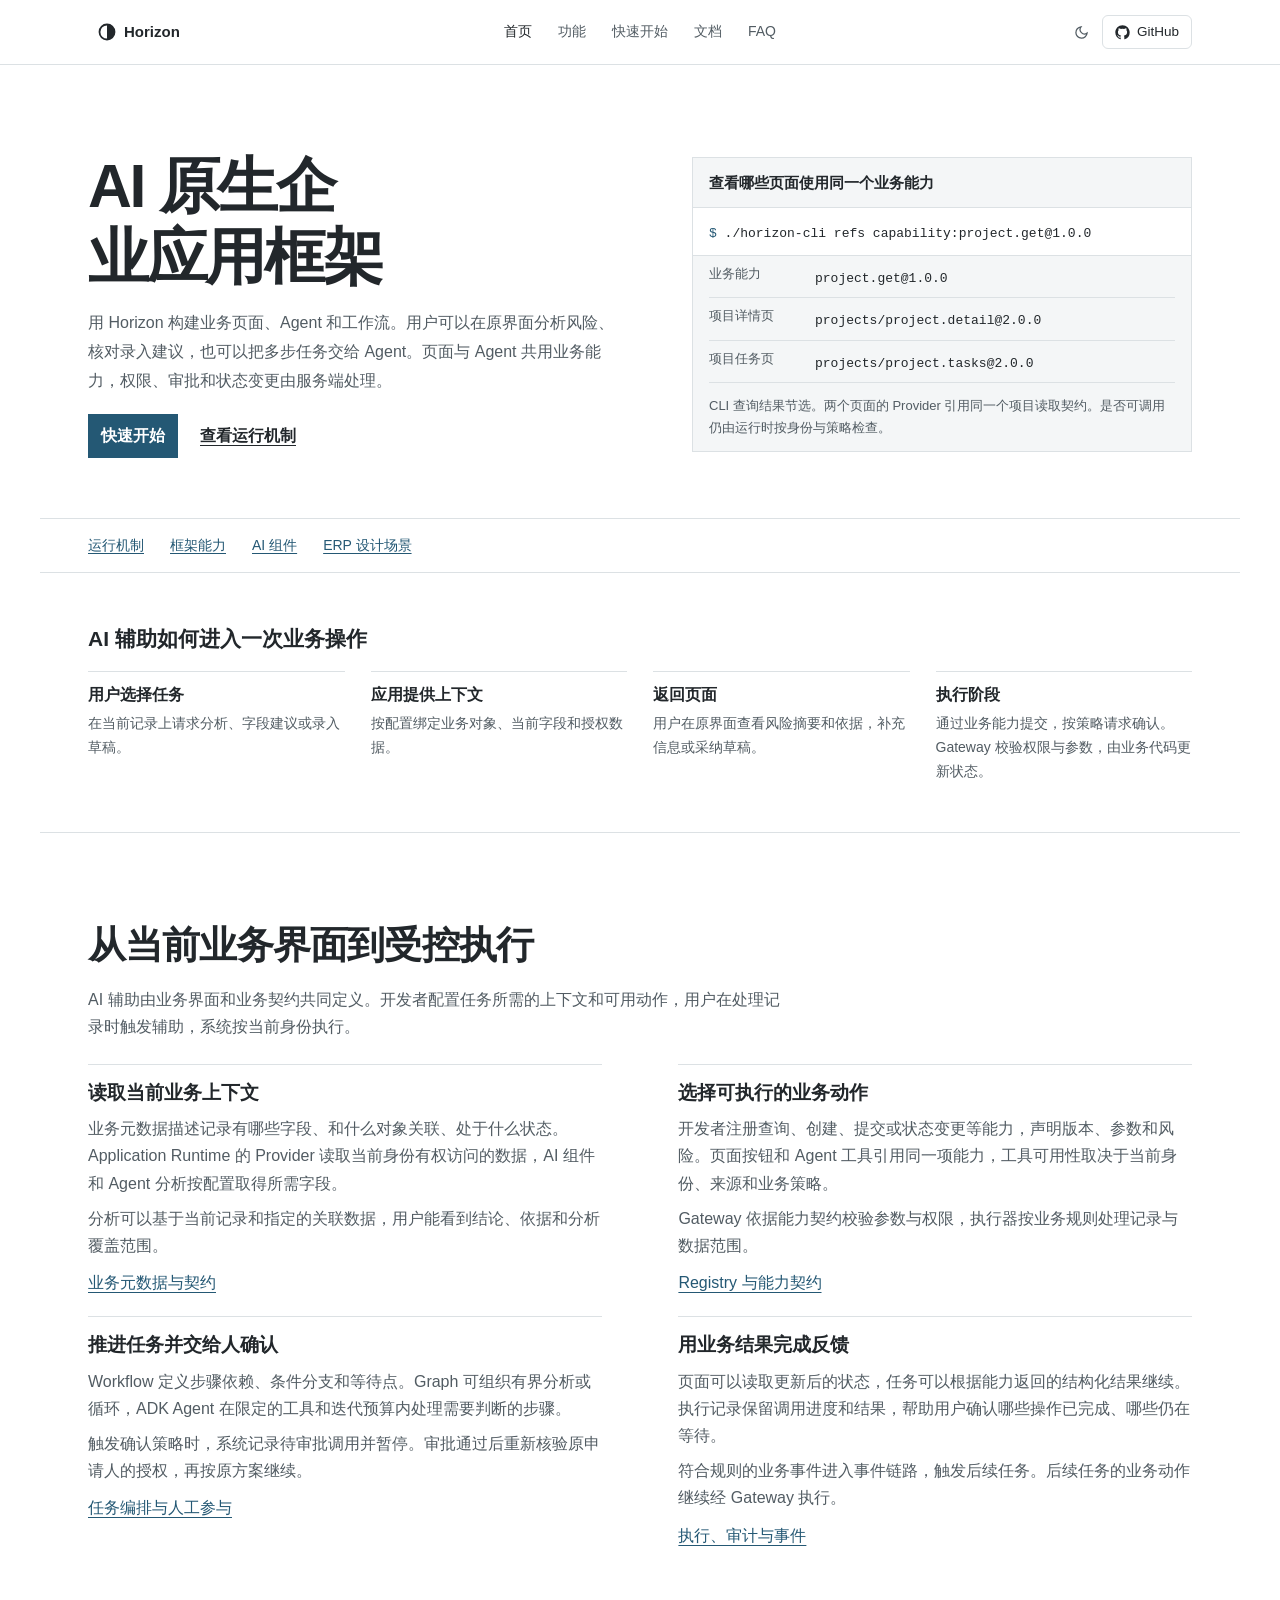
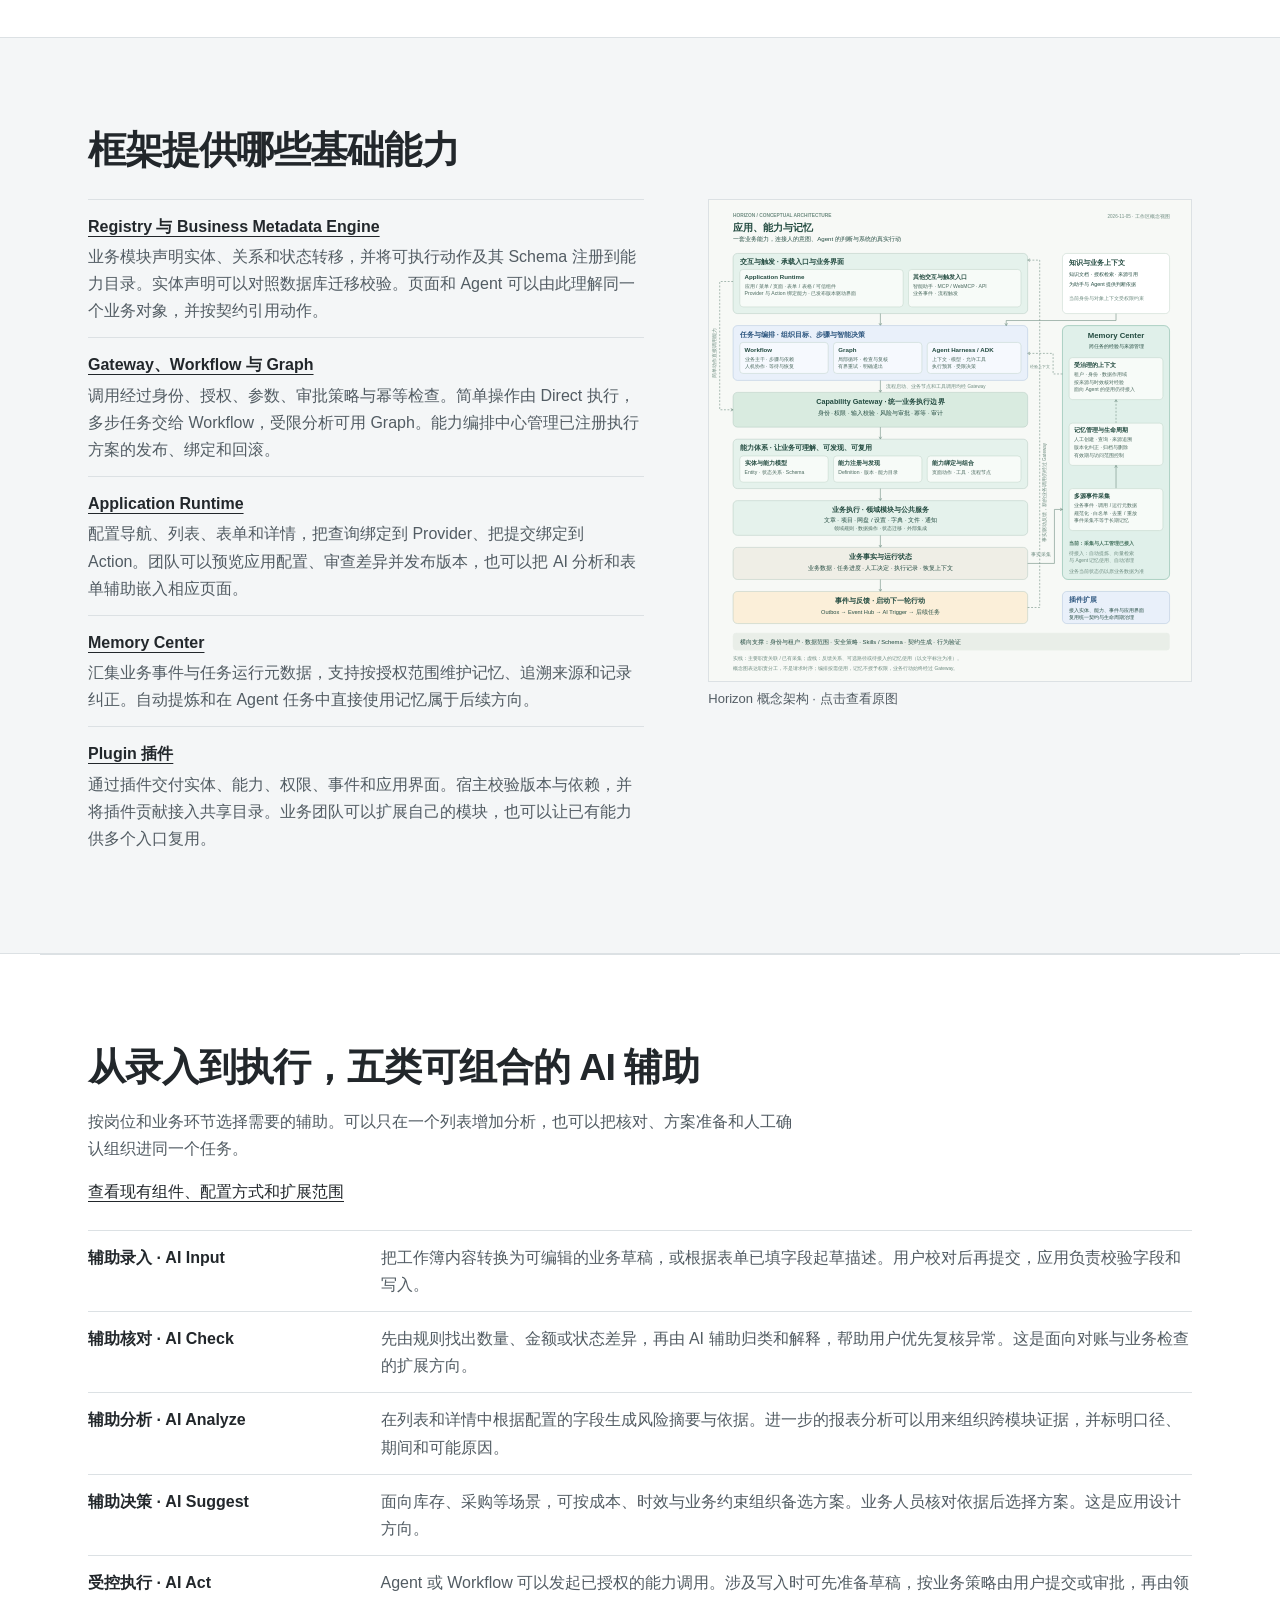
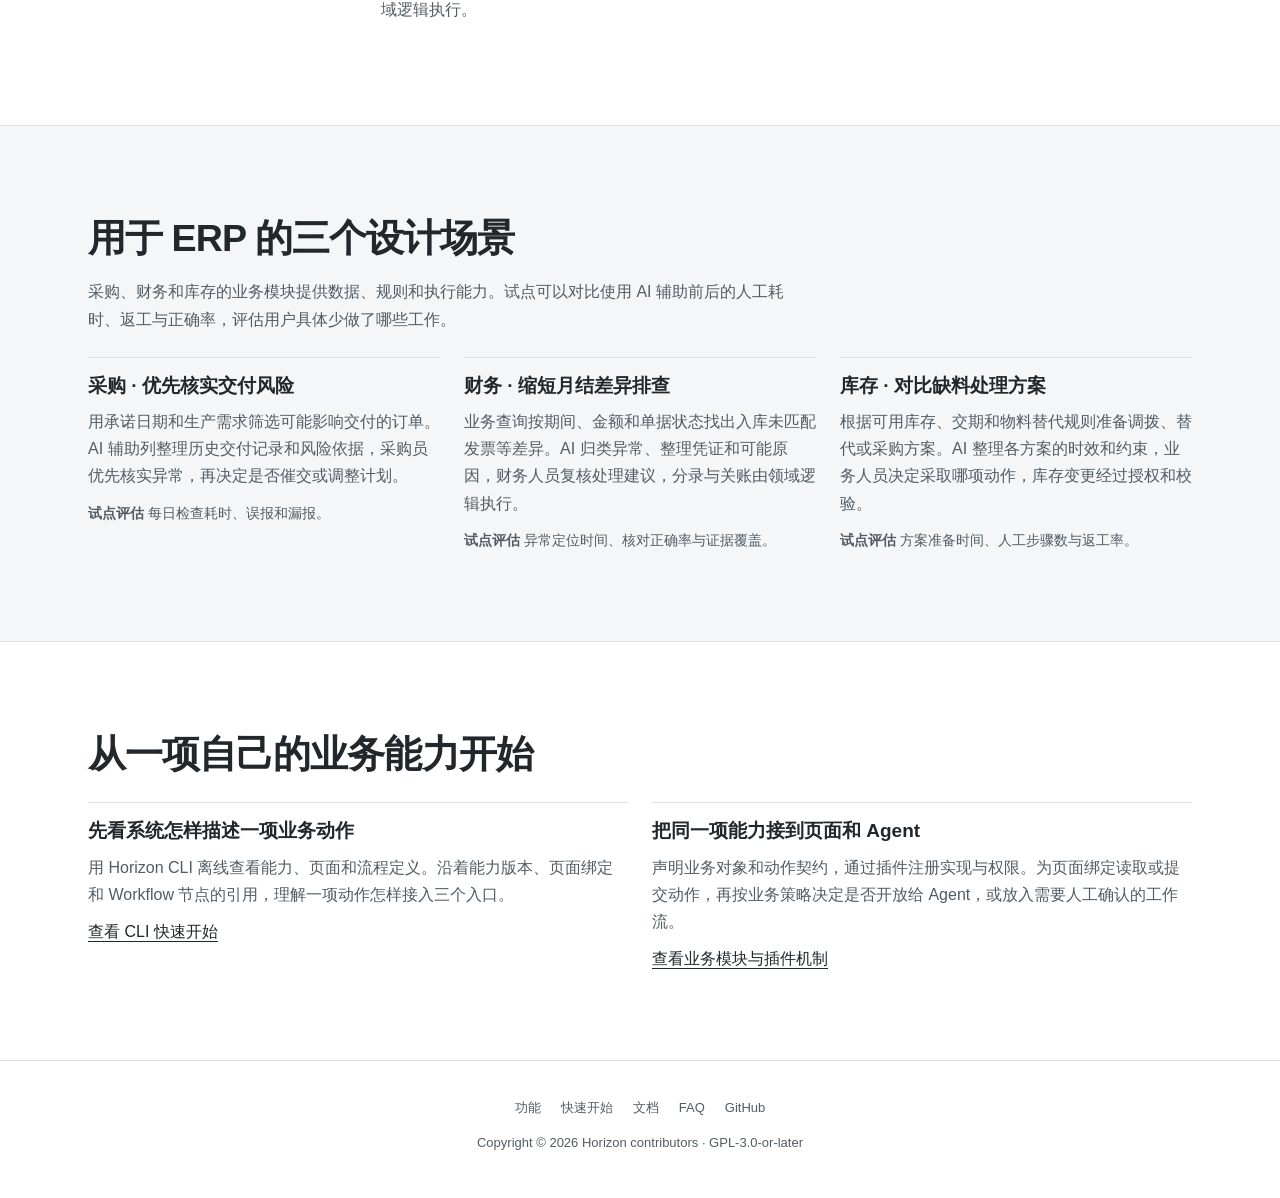
<file: index.html>
<!DOCTYPE html>
<html lang="zh-CN">
<head>
<meta charset="UTF-8">
<meta name="viewport" content="width=device-width, initial-scale=1">
<title>Horizon — AI 原生企业应用框架</title>
<meta name="description" content="Horizon 是面向企业应用的开源 AI 原生框架。把录入、核对、分析、决策准备和受控执行嵌入现有业务界面，减少用户的重复操作。">
<link rel="icon" type="image/svg+xml" href="assets/logo.svg">
<script>document.documentElement.dataset.theme=localStorage.getItem('hz-theme')||'light'</script>
<style>
:root{
  --bg:#ffffff;--fg:#09090b;--card:#ffffff;--muted:#f4f4f5;--muted-fg:#71717a;
  --border:#e4e4e7;--primary:#18181b;--primary-fg:#fafafa;--accent-fg:#18181b;
  --code-bg:#09090b;--code-fg:#e4e4e7;--ok:#16a34a;--warn:#d97706;--ring:#a1a1aa;
}
[data-theme=dark]{
  --bg:#09090b;--fg:#fafafa;--card:#0c0c0e;--muted:#18181b;--muted-fg:#a1a1aa;
  --border:#27272a;--primary:#fafafa;--primary-fg:#18181b;--accent-fg:#fafafa;
  --code-bg:#000;--code-fg:#d4d4d8;--ok:#4ade80;--warn:#fbbf24;--ring:#52525b;
}
*{box-sizing:border-box}
html{scroll-behavior:smooth}
body{margin:0;background:var(--bg);color:var(--fg);transition:background .2s,color .2s;
  font-family:Inter,-apple-system,"Segoe UI","PingFang SC","Hiragino Sans GB","Microsoft YaHei",sans-serif;
  font-size:15px;line-height:1.7;-webkit-font-smoothing:antialiased}
.wrap{max-width:1120px;margin:0 auto;padding:0 24px}
a{color:inherit}
/* ===== header ===== */
.site-head{position:sticky;top:0;z-index:40;border-bottom:1px solid var(--border);
  background:color-mix(in srgb,var(--bg) 85%,transparent);backdrop-filter:blur(8px)}
.head-in{display:flex;align-items:center;height:56px;gap:8px;position:relative}
.brand{display:flex;align-items:center;gap:8px;font-weight:600;font-size:15px;
  text-decoration:none;padding:6px 10px;border-radius:6px}
.brand:hover{background:var(--muted)}
.head-nav{position:absolute;left:50%;transform:translateX(-50%);display:flex;gap:2px}
.head-nav a{text-decoration:none;font-size:14px;color:var(--muted-fg);padding:6px 12px;border-radius:6px}
.head-nav a:hover{color:var(--fg);background:var(--muted)}
.head-nav a.on{color:var(--fg)}
.head-right{margin-left:auto;display:flex;gap:4px;align-items:center}
.icon-btn{display:flex;align-items:center;justify-content:center;width:32px;height:32px;
  border:1px solid transparent;background:transparent;color:var(--muted-fg);border-radius:6px;cursor:pointer}
.icon-btn:hover{color:var(--fg);background:var(--muted)}
.gh-btn{display:flex;align-items:center;gap:7px;font-size:13.5px;text-decoration:none;
  border:1px solid var(--border);border-radius:6px;padding:5px 12px;color:var(--fg)}
.gh-btn:hover{background:var(--muted)}
/* sun/moon */
[data-theme=light] .moon{display:block}[data-theme=light] .sun{display:none}
[data-theme=dark] .moon{display:none}[data-theme=dark] .sun{display:block}
/* ===== footer ===== */
footer{border-top:1px solid var(--border);padding:36px 0 44px;text-align:center;
  color:var(--muted-fg);font-size:13px}
footer nav{display:flex;gap:20px;justify-content:center;margin-bottom:12px}
footer a{color:var(--muted-fg);text-decoration:none}
footer a:hover{color:var(--fg)}
</style>
<link rel="stylesheet" href="assets/site-content.css">
<link rel="stylesheet" href="assets/home.css">
</head>
<body class="home-page">
<header class="site-head">
  <div class="wrap head-in">
    <a class="brand" href="index.html">
      <svg width="18" height="18" viewBox="0 0 24 24" aria-hidden="true"><circle cx="12" cy="12" r="10" fill="none" stroke="currentColor" stroke-width="2.4"/><path d="M12 2a10 10 0 0 1 0 20z" fill="currentColor"/></svg>
      Horizon
    </a>
    <nav class="head-nav">
      <a class="on" href="index.html" aria-current="page">首页</a>
      <a href="features.html">功能</a>
      <a href="quickstart.html">快速开始</a>
      <a href="docs.html">文档</a>
      <a href="faq.html">FAQ</a>
    </nav>
    <div class="head-right">
      <button class="icon-btn" id="themeToggle" aria-label="切换主题">
        <svg class="moon" width="15" height="15" viewBox="0 0 24 24" fill="none" stroke="currentColor" stroke-width="2" stroke-linecap="round"><path d="M21 12.8A9 9 0 1 1 11.2 3 7 7 0 0 0 21 12.8z"/></svg>
        <svg class="sun" width="15" height="15" viewBox="0 0 24 24" fill="none" stroke="currentColor" stroke-width="2" stroke-linecap="round"><circle cx="12" cy="12" r="4"/><path d="M12 2v2M12 20v2M4.9 4.9l1.4 1.4M17.7 17.7l1.4 1.4M2 12h2M20 12h2M4.9 19.1l1.4-1.4M17.7 6.3l1.4-1.4"/></svg>
      </button>
      <a class="gh-btn" href="https://github.com/itophp/horizon">
        <svg width="15" height="15" viewBox="0 0 24 24" fill="currentColor"><path d="M12 .5C5.65.5.5 5.65.5 12c0 5.08 3.29 9.39 7.86 10.91.58.11.79-.25.79-.55v-2.17c-3.2.7-3.87-1.36-3.87-1.36-.52-1.33-1.28-1.68-1.28-1.68-1.04-.71.08-.7.08-.7 1.15.08 1.76 1.19 1.76 1.19 1.03 1.75 2.69 1.25 3.34.95.1-.74.4-1.25.72-1.54-2.55-.29-5.23-1.28-5.23-5.68 0-1.26.45-2.28 1.19-3.09-.12-.29-.52-1.46.11-3.05 0 0 .97-.31 3.17 1.18a11 11 0 0 1 5.78 0c2.2-1.49 3.16-1.18 3.16-1.18.63 1.59.24 2.76.12 3.05.74.81 1.18 1.83 1.18 3.09 0 4.41-2.69 5.38-5.25 5.66.41.35.77 1.05.77 2.12v3.14c0 .3.21.67.8.55A11.5 11.5 0 0 0 23.5 12C23.5 5.65 18.35.5 12 .5z"/></svg>
        GitHub
      </a>
    </div>
  </div>
</header>

<main class="home home-editorial">
  <section class="home-hero">
    <div class="wrap home-lead">
      <div class="lead-heading">
        <h1>AI 原生企业应用框架</h1>
        <p class="hero-summary">用 Horizon 构建业务页面、Agent 和工作流。用户可以在原界面分析风险、核对录入建议，也可以把多步任务交给 Agent。页面与 Agent 共用业务能力，权限、审批和状态变更由服务端处理。</p>
        <div class="home-actions">
          <a class="action primary" href="quickstart.html">快速开始</a>
          <a class="action" href="#how-it-works">查看运行机制</a>
        </div>
      </div>

      <figure class="cli-example">
        <figcaption>查看哪些页面使用同一个业务能力</figcaption>
        <div class="cli-command"><code><span aria-hidden="true">$</span> ./horizon-cli refs capability:project.get@1.0.0</code></div>
        <dl class="cli-output">
          <div><dt>业务能力</dt><dd><code>project.get@1.0.0</code></dd></div>
          <div><dt>项目详情页</dt><dd><code>projects/project.detail@2.0.0</code></dd></div>
          <div><dt>项目任务页</dt><dd><code>projects/project.tasks@2.0.0</code></dd></div>
        </dl>
        <p>CLI 查询结果节选。两个页面的 Provider 引用同一个项目读取契约。是否可调用仍由运行时按身份与策略检查。</p>
      </figure>
    </div>
  </section>

  <nav class="home-index wrap" aria-label="首页内容">
    <a href="#how-it-works">运行机制</a>
    <a href="#framework">框架能力</a>
    <a href="#ai-components">AI 组件</a>
    <a href="#erp-scenarios">ERP 设计场景</a>
  </nav>

  <section class="home-sequence wrap" aria-labelledby="sequence-title">
    <h2 id="sequence-title">AI 辅助如何进入一次业务操作</h2>
    <ol role="list">
      <li><h3>用户选择任务</h3><p>在当前记录上请求分析、字段建议或录入草稿。</p></li>
      <li><h3>应用提供上下文</h3><p>按配置绑定业务对象、当前字段和授权数据。</p></li>
      <li><h3>返回页面</h3><p>用户在原界面查看风险摘要和依据，补充信息或采纳草稿。</p></li>
      <li><h3>执行阶段</h3><p>通过业务能力提交，按策略请求确认。Gateway 校验权限与参数，由业务代码更新状态。</p></li>
    </ol>
  </section>

  <section class="home-section wrap reading-layout" id="how-it-works">
    <header>
      <h2>从当前业务界面到受控执行</h2>
      <p class="section-intro">AI 辅助由业务界面和业务契约共同定义。开发者配置任务所需的上下文和可用动作，用户在处理记录时触发辅助，系统按当前身份执行。</p>
    </header>
    <ol class="core-flow" role="list">
      <li>
        <h3>读取当前业务上下文</h3>
        <p>业务元数据描述记录有哪些字段、和什么对象关联、处于什么状态。Application Runtime 的 Provider 读取当前身份有权访问的数据，AI 组件和 Agent 分析按配置取得所需字段。</p>
        <p>分析可以基于当前记录和指定的关联数据，用户能看到结论、依据和分析覆盖范围。</p>
        <a href="features.html#model">业务元数据与契约</a>
      </li>
      <li>
        <h3>选择可执行的业务动作</h3>
        <p>开发者注册查询、创建、提交或状态变更等能力，声明版本、参数和风险。页面按钮和 Agent 工具引用同一项能力，工具可用性取决于当前身份、来源和业务策略。</p>
        <p>Gateway 依据能力契约校验参数与权限，执行器按业务规则处理记录与数据范围。</p>
        <a href="features.html#capability">Registry 与能力契约</a>
      </li>
      <li>
        <h3>推进任务并交给人确认</h3>
        <p>Workflow 定义步骤依赖、条件分支和等待点。Graph 可组织有界分析或循环，ADK Agent 在限定的工具和迭代预算内处理需要判断的步骤。</p>
        <p>触发确认策略时，系统记录待审批调用并暂停。审批通过后重新核验原申请人的授权，再按原方案继续。</p>
        <a href="features.html#workflow">任务编排与人工参与</a>
      </li>
      <li>
        <h3>用业务结果完成反馈</h3>
        <p>页面可以读取更新后的状态，任务可以根据能力返回的结构化结果继续。执行记录保留调用进度和结果，帮助用户确认哪些操作已完成、哪些仍在等待。</p>
        <p>符合规则的业务事件进入事件链路，触发后续任务。后续任务的业务动作继续经 Gateway 执行。</p>
        <a href="features.html#orchestration">执行、审计与事件</a>
      </li>
    </ol>
  </section>

  <section class="home-section home-band" id="framework">
    <div class="wrap">
      <h2>框架提供哪些基础能力</h2>
      <div class="framework-layout">
        <dl class="mechanism-list">
          <div><dt><a href="features.html#capability">Registry 与 Business Metadata Engine</a></dt><dd>业务模块声明实体、关系和状态转移，并将可执行动作及其 Schema 注册到能力目录。实体声明可以对照数据库迁移校验。页面和 Agent 可以由此理解同一个业务对象，并按契约引用动作。</dd></div>
          <div><dt><a href="features.html#orchestration">Gateway、Workflow 与 Graph</a></dt><dd>调用经过身份、授权、参数、审批策略与幂等检查。简单操作由 Direct 执行，多步任务交给 Workflow，受限分析可用 Graph。能力编排中心管理已注册执行方案的发布、绑定和回滚。</dd></div>
          <div><dt><a href="features.html#runtime">Application Runtime</a></dt><dd>配置导航、列表、表单和详情，把查询绑定到 Provider、把提交绑定到 Action。团队可以预览应用配置、审查差异并发布版本，也可以把 AI 分析和表单辅助嵌入相应页面。</dd></div>
          <div><dt><a href="features.html#memory">Memory Center</a></dt><dd>汇集业务事件与任务运行元数据，支持按授权范围维护记忆、追溯来源和记录纠正。自动提炼和在 Agent 任务中直接使用记忆属于后续方向。</dd></div>
          <div><dt><a href="features.html#plugin">Plugin 插件</a></dt><dd>通过插件交付实体、能力、权限、事件和应用界面。宿主校验版本与依赖，并将插件贡献接入共享目录。业务团队可以扩展自己的模块，也可以让已有能力供多个入口复用。</dd></div>
        </dl>
        <figure class="framework-figure">
          <a href="assets/img/horizon-application-capability-memory.svg">
            <img src="assets/img/horizon-application-capability-memory.svg" alt="Horizon 概念架构，展示应用、能力网关、业务执行与记忆之间的关系" width="1800" height="1800" loading="lazy" decoding="async">
          </a>
          <figcaption>Horizon 概念架构 · 点击查看原图</figcaption>
        </figure>
      </div>
    </div>
  </section>

  <section class="home-section wrap reading-layout" id="ai-components">
    <header>
      <h2>从录入到执行，五类可组合的 AI 辅助</h2>
      <p class="section-intro">按岗位和业务环节选择需要的辅助。可以只在一个列表增加分析，也可以把核对、方案准备和人工确认组织进同一个任务。</p>
      <p><a href="features.html#runtime-ai">查看现有组件、配置方式和扩展范围</a></p>
    </header>
    <dl class="mechanism-list">
      <div><dt>辅助录入 · AI Input</dt><dd>把工作簿内容转换为可编辑的业务草稿，或根据表单已填字段起草描述。用户校对后再提交，应用负责校验字段和写入。</dd></div>
      <div><dt>辅助核对 · AI Check</dt><dd>先由规则找出数量、金额或状态差异，再由 AI 辅助归类和解释，帮助用户优先复核异常。这是面向对账与业务检查的扩展方向。</dd></div>
      <div><dt>辅助分析 · AI Analyze</dt><dd>在列表和详情中根据配置的字段生成风险摘要与依据。进一步的报表分析可以用来组织跨模块证据，并标明口径、期间和可能原因。</dd></div>
      <div><dt>辅助决策 · AI Suggest</dt><dd>面向库存、采购等场景，可按成本、时效与业务约束组织备选方案。业务人员核对依据后选择方案。这是应用设计方向。</dd></div>
      <div><dt>受控执行 · AI Act</dt><dd>Agent 或 Workflow 可以发起已授权的能力调用。涉及写入时可先准备草稿，按业务策略由用户提交或审批，再由领域逻辑执行。</dd></div>
    </dl>
  </section>

  <section class="home-section home-band" id="erp-scenarios">
    <div class="wrap">
      <h2>用于 ERP 的三个设计场景</h2>
      <p class="section-intro">采购、财务和库存的业务模块提供数据、规则和执行能力。试点可以对比使用 AI 辅助前后的人工耗时、返工与正确率，评估用户具体少做了哪些工作。</p>
      <div class="case-grid erp-grid">
        <article>
          <h3>采购 · 优先核实交付风险</h3>
          <p>用承诺日期和生产需求筛选可能影响交付的订单。AI 辅助列整理历史交付记录和风险依据，采购员优先核实异常，再决定是否催交或调整计划。</p>
          <p class="case-measure"><strong>试点评估</strong> 每日检查耗时、误报和漏报。</p>
        </article>
        <article>
          <h3>财务 · 缩短月结差异排查</h3>
          <p>业务查询按期间、金额和单据状态找出入库未匹配发票等差异。AI 归类异常、整理凭证和可能原因，财务人员复核处理建议，分录与关账由领域逻辑执行。</p>
          <p class="case-measure"><strong>试点评估</strong> 异常定位时间、核对正确率与证据覆盖。</p>
        </article>
        <article>
          <h3>库存 · 对比缺料处理方案</h3>
          <p>根据可用库存、交期和物料替代规则准备调拨、替代或采购方案。AI 整理各方案的时效和约束，业务人员决定采取哪项动作，库存变更经过授权和校验。</p>
          <p class="case-measure"><strong>试点评估</strong> 方案准备时间、人工步骤数与返工率。</p>
        </article>
      </div>
    </div>
  </section>

  <section class="home-section" id="get-started">
    <div class="wrap">
      <h2>从一项自己的业务能力开始</h2>
      <div class="case-grid">
        <article>
          <h3>先看系统怎样描述一项业务动作</h3>
          <p>用 Horizon CLI 离线查看能力、页面和流程定义。沿着能力版本、页面绑定和 Workflow 节点的引用，理解一项动作怎样接入三个入口。</p>
          <a href="quickstart.html">查看 CLI 快速开始</a>
        </article>
        <article>
          <h3>把同一项能力接到页面和 Agent</h3>
          <p>声明业务对象和动作契约，通过插件注册实现与权限。为页面绑定读取或提交动作，再按业务策略决定是否开放给 Agent，或放入需要人工确认的工作流。</p>
          <a href="features.html#plugin">查看业务模块与插件机制</a>
        </article>
      </div>
    </div>
  </section>
</main>

<footer>
  <div class="wrap">
    <nav>
      <a href="features.html">功能</a><a href="quickstart.html">快速开始</a>
      <a href="docs.html">文档</a><a href="faq.html">FAQ</a>
      <a href="https://github.com/itophp/horizon">GitHub</a>
    </nav>
    <div>Copyright © 2026 Horizon contributors · GPL-3.0-or-later</div>
  </div>
</footer>

<script>
  document.getElementById('themeToggle').addEventListener('click', function () {
    const root = document.documentElement;
    root.dataset.theme = root.dataset.theme === 'dark' ? 'light' : 'dark';
    localStorage.setItem('hz-theme', root.dataset.theme);
  });
</script>
</body>
</html>
</file>
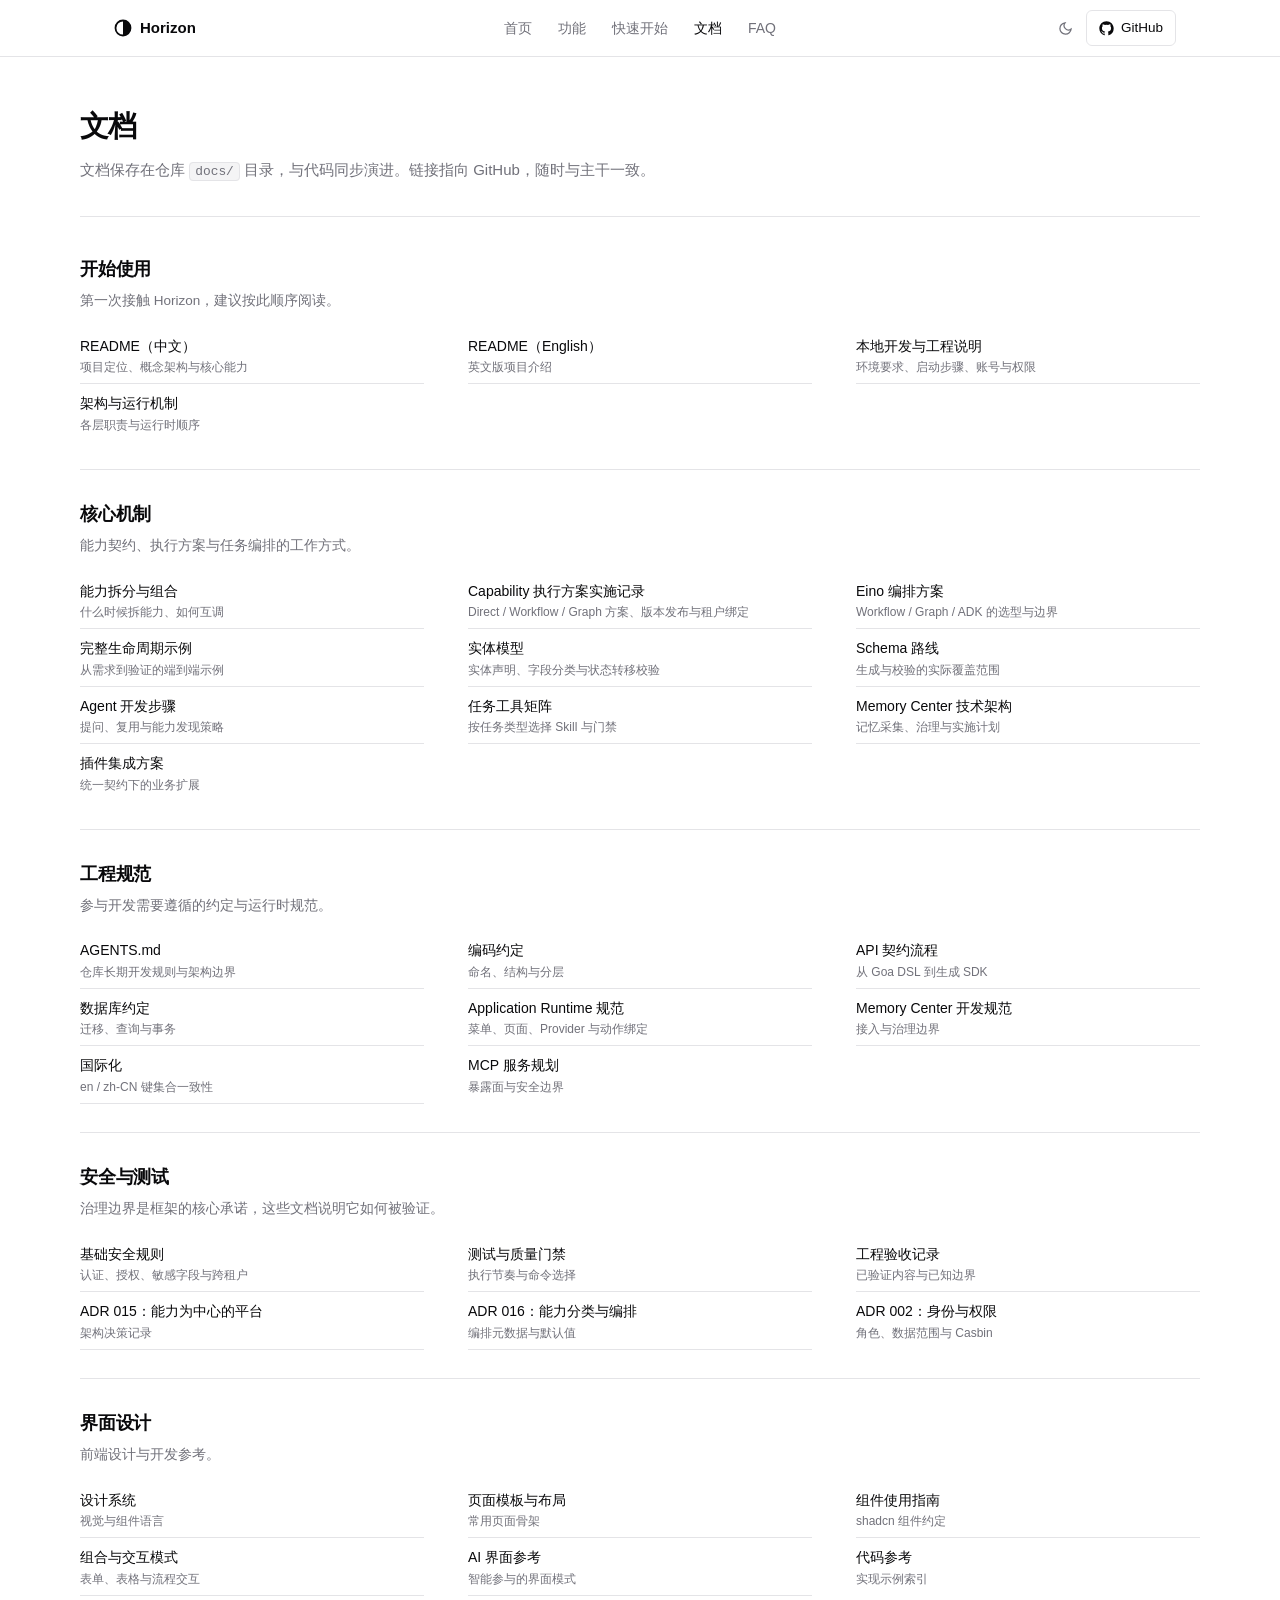
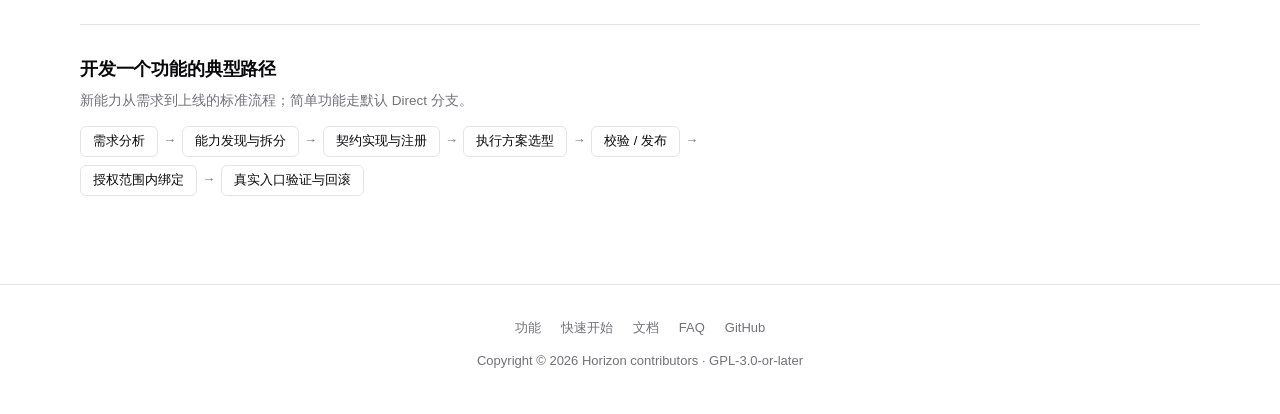
<file: docs.html>
<!DOCTYPE html>
<html lang="zh-CN">
<head>
<meta charset="UTF-8">
<meta name="viewport" content="width=device-width, initial-scale=1">
<title>文档 — Horizon</title>
<meta name="description" content="Horizon 文档导航：本地开发、架构与运行机制、能力与编排、工程规范、安全与测试、界面设计。">
<link rel="icon" type="image/svg+xml" href="assets/logo.svg">
<script>document.documentElement.dataset.theme=localStorage.getItem('hz-theme')||'light'</script>
<style>
:root{
  --bg:#ffffff;--fg:#09090b;--card:#ffffff;--muted:#f4f4f5;--muted-fg:#71717a;
  --border:#e4e4e7;--primary:#18181b;--primary-fg:#fafafa;
}
[data-theme=dark]{
  --bg:#09090b;--fg:#fafafa;--card:#0c0c0e;--muted:#18181b;--muted-fg:#a1a1aa;
  --border:#27272a;--primary:#fafafa;--primary-fg:#18181b;
}
*{box-sizing:border-box}
html{scroll-behavior:smooth}
body{margin:0;background:var(--bg);color:var(--fg);
  font-family:Inter,-apple-system,"Segoe UI","PingFang SC","Hiragino Sans GB","Microsoft YaHei",sans-serif;
  font-size:15px;line-height:1.75;-webkit-font-smoothing:antialiased}
.wrap{max-width:1120px;margin:0 auto;padding:0 24px}
a{color:inherit}
.site-head{position:sticky;top:0;z-index:40;border-bottom:1px solid var(--border);
  background:color-mix(in srgb,var(--bg) 85%,transparent);backdrop-filter:blur(8px)}
.head-in{display:flex;align-items:center;height:56px;gap:8px;position:relative}
.brand{display:flex;align-items:center;gap:8px;font-weight:600;font-size:15px;
  text-decoration:none;padding:6px 10px;border-radius:6px}
.brand:hover{background:var(--muted)}
.head-nav{position:absolute;left:50%;transform:translateX(-50%);display:flex;gap:2px}
.head-nav a{text-decoration:none;font-size:14px;color:var(--muted-fg);padding:6px 12px;border-radius:6px}
.head-nav a:hover{color:var(--fg);background:var(--muted)}
.head-nav a.on{color:var(--fg)}
.head-right{margin-left:auto;display:flex;gap:4px;align-items:center}
.icon-btn{display:flex;align-items:center;justify-content:center;width:32px;height:32px;
  border:1px solid transparent;background:transparent;color:var(--muted-fg);border-radius:6px;cursor:pointer}
.icon-btn:hover{color:var(--fg);background:var(--muted)}
.gh-btn{display:flex;align-items:center;gap:7px;font-size:13.5px;text-decoration:none;
  border:1px solid var(--border);border-radius:6px;padding:5px 12px;color:var(--fg)}
.gh-btn:hover{background:var(--muted)}
[data-theme=light] .moon{display:block}[data-theme=light] .sun{display:none}
[data-theme=dark] .moon{display:none}[data-theme=dark] .sun{display:block}
.page-head{padding:44px 0 32px;border-bottom:1px solid var(--border)}
.page-head h1{margin:0 0 6px;font-size:1.8rem;font-weight:700;letter-spacing:-.02em}
.page-head p{margin:0;color:var(--muted-fg);max-width:42em}
.code-inl{font-family:ui-monospace,Consolas,monospace;font-size:.86em;background:var(--muted);
  border:1px solid var(--border);padding:1px 5px;border-radius:4px}
.doc-wrap{padding:8px 0 16px}
.doc-group{padding:28px 0;border-bottom:1px solid var(--border)}
.doc-group:last-of-type{border-bottom:none}
.doc-group h2{font-size:1.15rem;font-weight:600;letter-spacing:-.01em;margin:0 0 4px}
.doc-group>p{margin:0 0 14px;color:var(--muted-fg);font-size:13.5px}
.doc-list{display:grid;grid-template-columns:repeat(auto-fill,minmax(330px,1fr));gap:0 44px;margin:0;padding:0;list-style:none}
.doc-list a{display:block;padding:7px 0;border-bottom:1px solid var(--border);
  text-decoration:none;font-size:14px}
.doc-list li:last-child a{border-bottom:none}
.doc-list a:hover{background:var(--muted);text-decoration:none !important;border-radius:6px;margin:0 -10px;padding:7px 10px}
.doc-list small{display:block;color:var(--muted-fg);font-size:12px;line-height:1.5}
.flowline{display:flex;flex-wrap:wrap;gap:8px;align-items:center;max-width:46rem;margin:6px 0 4px;font-size:13px;color:var(--muted-fg)}
.flowline .node{border:1px solid var(--border);border-radius:6px;padding:3px 12px;color:var(--fg);background:var(--card);white-space:nowrap}
.flowline .arr{color:var(--muted-fg);font-family:ui-monospace,Consolas,monospace}
footer{border-top:1px solid var(--border);padding:32px 0 42px;margin-top:40px;text-align:center;color:var(--muted-fg);font-size:13px}
footer nav{display:flex;gap:20px;justify-content:center;margin-bottom:10px}
footer a{color:var(--muted-fg);text-decoration:none}
footer a:hover{color:var(--fg)}
@media (max-width:620px){.head-nav{display:none}}
</style>
</head>
<body>
<header class="site-head">
  <div class="wrap head-in">
    <a class="brand" href="index.html">
      <svg width="18" height="18" viewBox="0 0 24 24" aria-hidden="true"><circle cx="12" cy="12" r="10" fill="none" stroke="currentColor" stroke-width="2.4"/><path d="M12 2a10 10 0 0 1 0 20z" fill="currentColor"/></svg>
      Horizon
    </a>
    <nav class="head-nav">
      <a href="index.html">首页</a>
      <a href="features.html">功能</a>
      <a href="quickstart.html">快速开始</a>
      <a class="on" href="docs.html">文档</a>
      <a href="faq.html">FAQ</a>
    </nav>
    <div class="head-right">
      <button class="icon-btn" id="themeToggle" aria-label="切换主题">
        <svg class="moon" width="15" height="15" viewBox="0 0 24 24" fill="none" stroke="currentColor" stroke-width="2" stroke-linecap="round"><path d="M21 12.8A9 9 0 1 1 11.2 3 7 7 0 0 0 21 12.8z"/></svg>
        <svg class="sun" width="15" height="15" viewBox="0 0 24 24" fill="none" stroke="currentColor" stroke-width="2" stroke-linecap="round"><circle cx="12" cy="12" r="4"/><path d="M12 2v2M12 20v2M4.9 4.9l1.4 1.4M17.7 17.7l1.4 1.4M2 12h2M20 12h2M4.9 19.1l1.4-1.4M17.7 6.3l1.4-1.4"/></svg>
      </button>
      <a class="gh-btn" href="https://github.com/itophp/horizon">
        <svg width="15" height="15" viewBox="0 0 24 24" fill="currentColor"><path d="M12 .5C5.65.5.5 5.65.5 12c0 5.08 3.29 9.39 7.86 10.91.58.11.79-.25.79-.55v-2.17c-3.2.7-3.87-1.36-3.87-1.36-.52-1.33-1.28-1.68-1.28-1.68-1.04-.71.08-.7.08-.7 1.15.08 1.76 1.19 1.76 1.19 1.03 1.75 2.69 1.25 3.34.95.1-.74.4-1.25.72-1.54-2.55-.29-5.23-1.28-5.23-5.68 0-1.26.45-2.28 1.19-3.09-.12-.29-.52-1.46.11-3.05 0 0 .97-.31 3.17 1.18a11 11 0 0 1 5.78 0c2.2-1.49 3.16-1.18 3.16-1.18.63 1.59.24 2.76.12 3.05.74.81 1.18 1.83 1.18 3.09 0 4.41-2.69 5.38-5.25 5.66.41.35.77 1.05.77 2.12v3.14c0 .3.21.67.8.55A11.5 11.5 0 0 0 23.5 12C23.5 5.65 18.35.5 12 .5z"/></svg>
        GitHub
      </a>
    </div>
  </div>
</header>

<div class="wrap page-head">
  <h1>文档</h1>
  <p>文档保存在仓库 <span class="code-inl">docs/</span> 目录，与代码同步演进。链接指向 GitHub，随时与主干一致。</p>
</div>

<div class="wrap doc-wrap">
  <section class="doc-group">
    <h2>开始使用</h2>
    <p>第一次接触 Horizon，建议按此顺序阅读。</p>
    <ul class="doc-list">
      <li><a href="https://github.com/itophp/horizon/blob/main/README.md">README（中文）<small>项目定位、概念架构与核心能力</small></a></li>
      <li><a href="https://github.com/itophp/horizon/blob/main/README.en.md">README（English）<small>英文版项目介绍</small></a></li>
      <li><a href="https://github.com/itophp/horizon/blob/main/docs/local-development.md">本地开发与工程说明<small>环境要求、启动步骤、账号与权限</small></a></li>
      <li><a href="https://github.com/itophp/horizon/blob/main/docs/architecture.md">架构与运行机制<small>各层职责与运行时顺序</small></a></li>
    </ul>
  </section>

  <section class="doc-group">
    <h2>核心机制</h2>
    <p>能力契约、执行方案与任务编排的工作方式。</p>
    <ul class="doc-list">
      <li><a href="https://github.com/itophp/horizon/blob/main/docs/capability-composition.md">能力拆分与组合<small>什么时候拆能力、如何互调</small></a></li>
      <li><a href="https://github.com/itophp/horizon/blob/main/docs/capability-flexible-orchestration-implementation.md">Capability 执行方案实施记录<small>Direct / Workflow / Graph 方案、版本发布与租户绑定</small></a></li>
      <li><a href="https://github.com/itophp/horizon/blob/main/docs/orchestration-plan.md">Eino 编排方案<small>Workflow / Graph / ADK 的选型与边界</small></a></li>
      <li><a href="https://github.com/itophp/horizon/blob/main/docs/orchestration-example.md">完整生命周期示例<small>从需求到验证的端到端示例</small></a></li>
      <li><a href="https://github.com/itophp/horizon/blob/main/docs/entity-model.md">实体模型<small>实体声明、字段分类与状态转移校验</small></a></li>
      <li><a href="https://github.com/itophp/horizon/blob/main/docs/agent-generation-plan.md">Schema 路线<small>生成与校验的实际覆盖范围</small></a></li>
      <li><a href="https://github.com/itophp/horizon/blob/main/docs/agent-workflow.md">Agent 开发步骤<small>提问、复用与能力发现策略</small></a></li>
      <li><a href="https://github.com/itophp/horizon/blob/main/docs/agent-tooling.md">任务工具矩阵<small>按任务类型选择 Skill 与门禁</small></a></li>
      <li><a href="https://github.com/itophp/horizon/blob/main/docs/AI-Native%20Memory%20Center%20%E6%8A%80%E6%9C%AF%E6%9E%B6%E6%9E%84%E4%B8%8E%E5%BC%80%E5%8F%91%E8%A7%84%E8%8C%83.md">Memory Center 技术架构<small>记忆采集、治理与实施计划</small></a></li>
      <li><a href="https://github.com/itophp/horizon/blob/main/docs/ai-native-plugin-integration.md">插件集成方案<small>统一契约下的业务扩展</small></a></li>
    </ul>
  </section>

  <section class="doc-group">
    <h2>工程规范</h2>
    <p>参与开发需要遵循的约定与运行时规范。</p>
    <ul class="doc-list">
      <li><a href="https://github.com/itophp/horizon/blob/main/AGENTS.md">AGENTS.md<small>仓库长期开发规则与架构边界</small></a></li>
      <li><a href="https://github.com/itophp/horizon/blob/main/docs/coding-conventions.md">编码约定<small>命名、结构与分层</small></a></li>
      <li><a href="https://github.com/itophp/horizon/blob/main/docs/api-contracts.md">API 契约流程<small>从 Goa DSL 到生成 SDK</small></a></li>
      <li><a href="https://github.com/itophp/horizon/blob/main/docs/database-conventions.md">数据库约定<small>迁移、查询与事务</small></a></li>
      <li><a href="https://github.com/itophp/horizon/blob/main/docs/application-runtime-development.md">Application Runtime 规范<small>菜单、页面、Provider 与动作绑定</small></a></li>
      <li><a href="https://github.com/itophp/horizon/blob/main/docs/memory-center-development.md">Memory Center 开发规范<small>接入与治理边界</small></a></li>
      <li><a href="https://github.com/itophp/horizon/blob/main/docs/internationalization.md">国际化<small>en / zh-CN 键集合一致性</small></a></li>
      <li><a href="https://github.com/itophp/horizon/blob/main/docs/mcp-service-plan.md">MCP 服务规划<small>暴露面与安全边界</small></a></li>
    </ul>
  </section>

  <section class="doc-group">
    <h2>安全与测试</h2>
    <p>治理边界是框架的核心承诺，这些文档说明它如何被验证。</p>
    <ul class="doc-list">
      <li><a href="https://github.com/itophp/horizon/blob/main/docs/security.md">基础安全规则<small>认证、授权、敏感字段与跨租户</small></a></li>
      <li><a href="https://github.com/itophp/horizon/blob/main/docs/testing.md">测试与质量门禁<small>执行节奏与命令选择</small></a></li>
      <li><a href="https://github.com/itophp/horizon/blob/main/docs/verification.md">工程验收记录<small>已验证内容与已知边界</small></a></li>
      <li><a href="https://github.com/itophp/horizon/blob/main/docs/decisions/015-capability-centric-platform.md">ADR 015：能力为中心的平台<small>架构决策记录</small></a></li>
      <li><a href="https://github.com/itophp/horizon/blob/main/docs/decisions/016-capability-taxonomy-and-orchestration.md">ADR 016：能力分类与编排<small>编排元数据与默认值</small></a></li>
      <li><a href="https://github.com/itophp/horizon/blob/main/docs/decisions/002-identity-access.md">ADR 002：身份与权限<small>角色、数据范围与 Casbin</small></a></li>
    </ul>
  </section>

  <section class="doc-group">
    <h2>界面设计</h2>
    <p>前端设计与开发参考。</p>
    <ul class="doc-list">
      <li><a href="https://github.com/itophp/horizon/blob/main/docs/design-system.md">设计系统<small>视觉与组件语言</small></a></li>
      <li><a href="https://github.com/itophp/horizon/blob/main/docs/page-templates.md">页面模板与布局<small>常用页面骨架</small></a></li>
      <li><a href="https://github.com/itophp/horizon/blob/main/docs/ui-component-guidelines.md">组件使用指南<small>shadcn 组件约定</small></a></li>
      <li><a href="https://github.com/itophp/horizon/blob/main/docs/ui-interaction-patterns.md">组合与交互模式<small>表单、表格与流程交互</small></a></li>
      <li><a href="https://github.com/itophp/horizon/blob/main/docs/ui-ai-patterns.md">AI 界面参考<small>智能参与的界面模式</small></a></li>
      <li><a href="https://github.com/itophp/horizon/blob/main/docs/code-reference/README.md">代码参考<small>实现示例索引</small></a></li>
    </ul>
  </section>

  <section class="doc-group">
    <h2>开发一个功能的典型路径</h2>
    <p>新能力从需求到上线的标准流程；简单功能走默认 Direct 分支。</p>
    <div class="flowline">
      <span class="node">需求分析</span><span class="arr">→</span>
      <span class="node">能力发现与拆分</span><span class="arr">→</span>
      <span class="node">契约实现与注册</span><span class="arr">→</span>
      <span class="node">执行方案选型</span><span class="arr">→</span>
      <span class="node">校验 / 发布</span><span class="arr">→</span>
      <span class="node">授权范围内绑定</span><span class="arr">→</span>
      <span class="node">真实入口验证与回滚</span>
    </div>
  </section>
</div>

<footer>
  <div class="wrap">
    <nav>
      <a href="features.html">功能</a><a href="quickstart.html">快速开始</a>
      <a href="docs.html">文档</a><a href="faq.html">FAQ</a>
      <a href="https://github.com/itophp/horizon">GitHub</a>
    </nav>
    <div>Copyright © 2026 Horizon contributors · GPL-3.0-or-later</div>
  </div>
</footer>

<script>
(function(){
  document.getElementById('themeToggle').addEventListener('click',function(){
    var r=document.documentElement;
    r.dataset.theme=r.dataset.theme==='dark'?'light':'dark';
    localStorage.setItem('hz-theme',r.dataset.theme);
  });
})();
</script>
</body>
</html>
</file>
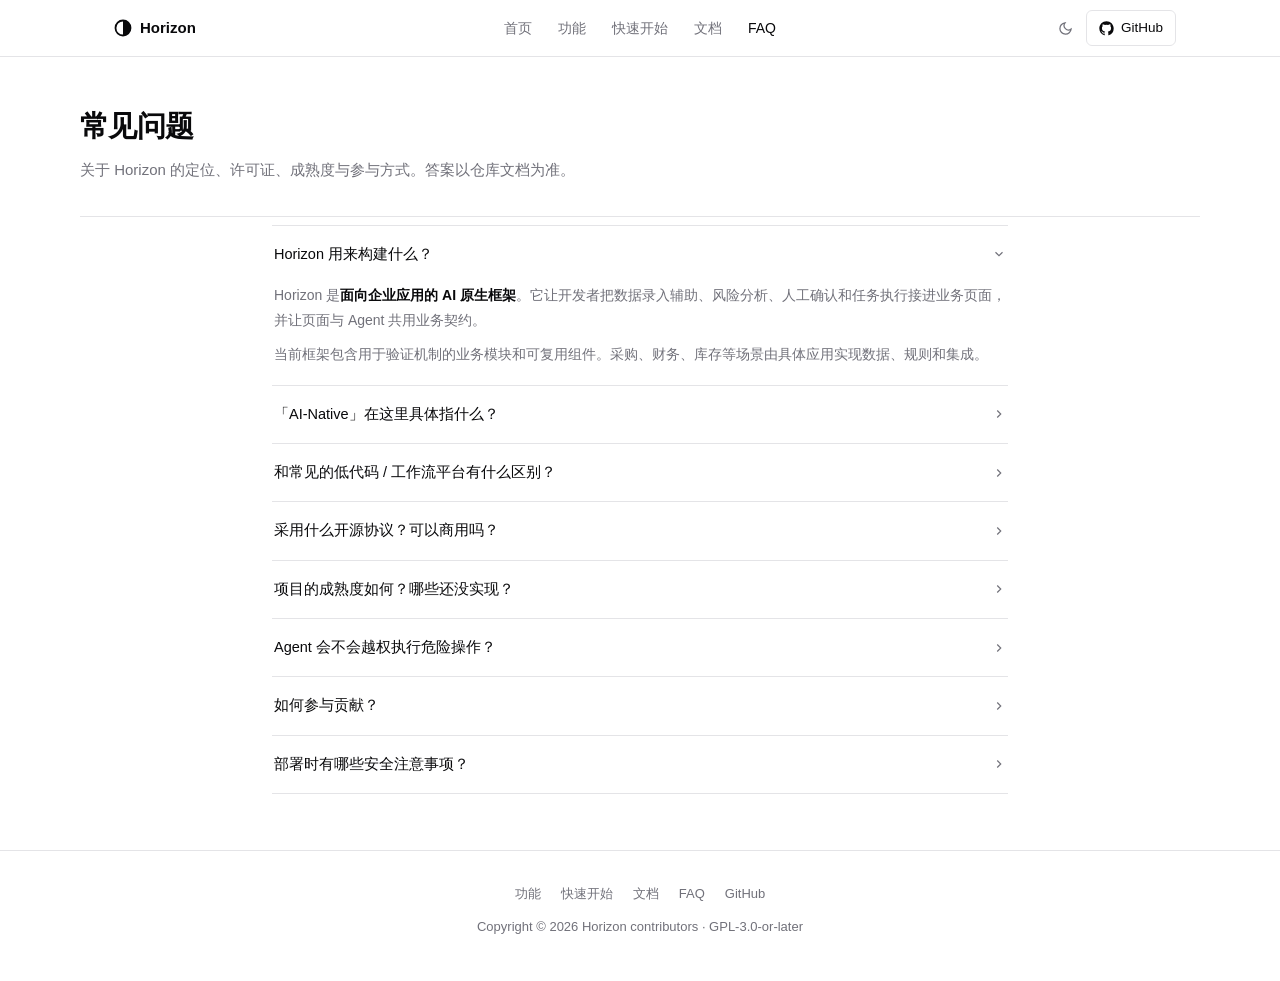
<file: faq.html>
<!DOCTYPE html>
<html lang="zh-CN">
<head>
<meta charset="UTF-8">
<meta name="viewport" content="width=device-width, initial-scale=1">
<title>FAQ — Horizon</title>
<meta name="description" content="Horizon 常见问题：项目定位、AI-Native 的含义、GPLv3 许可证、成熟度边界、贡献与安全。">
<link rel="icon" type="image/svg+xml" href="assets/logo.svg">
<script>document.documentElement.dataset.theme=localStorage.getItem('hz-theme')||'light'</script>
<style>
:root{
  --bg:#ffffff;--fg:#09090b;--card:#ffffff;--muted:#f4f4f5;--muted-fg:#71717a;
  --border:#e4e4e7;--primary:#18181b;--primary-fg:#fafafa;
}
[data-theme=dark]{
  --bg:#09090b;--fg:#fafafa;--card:#0c0c0e;--muted:#18181b;--muted-fg:#a1a1aa;
  --border:#27272a;--primary:#fafafa;--primary-fg:#18181b;
}
*{box-sizing:border-box}
html{scroll-behavior:smooth}
body{margin:0;background:var(--bg);color:var(--fg);
  font-family:Inter,-apple-system,"Segoe UI","PingFang SC","Hiragino Sans GB","Microsoft YaHei",sans-serif;
  font-size:15px;line-height:1.75;-webkit-font-smoothing:antialiased}
.wrap{max-width:1120px;margin:0 auto;padding:0 24px}
a{color:inherit}
.site-head{position:sticky;top:0;z-index:40;border-bottom:1px solid var(--border);
  background:color-mix(in srgb,var(--bg) 85%,transparent);backdrop-filter:blur(8px)}
.head-in{display:flex;align-items:center;height:56px;gap:8px;position:relative}
.brand{display:flex;align-items:center;gap:8px;font-weight:600;font-size:15px;
  text-decoration:none;padding:6px 10px;border-radius:6px}
.brand:hover{background:var(--muted)}
.head-nav{position:absolute;left:50%;transform:translateX(-50%);display:flex;gap:2px}
.head-nav a{text-decoration:none;font-size:14px;color:var(--muted-fg);padding:6px 12px;border-radius:6px}
.head-nav a:hover{color:var(--fg);background:var(--muted)}
.head-nav a.on{color:var(--fg)}
.head-right{margin-left:auto;display:flex;gap:4px;align-items:center}
.icon-btn{display:flex;align-items:center;justify-content:center;width:32px;height:32px;
  border:1px solid transparent;background:transparent;color:var(--muted-fg);border-radius:6px;cursor:pointer}
.icon-btn:hover{color:var(--fg);background:var(--muted)}
.gh-btn{display:flex;align-items:center;gap:7px;font-size:13.5px;text-decoration:none;
  border:1px solid var(--border);border-radius:6px;padding:5px 12px;color:var(--fg)}
.gh-btn:hover{background:var(--muted)}
[data-theme=light] .moon{display:block}[data-theme=light] .sun{display:none}
[data-theme=dark] .moon{display:none}[data-theme=dark] .sun{display:block}
.page-head{padding:44px 0 32px;border-bottom:1px solid var(--border)}
.page-head h1{margin:0 0 6px;font-size:1.8rem;font-weight:700;letter-spacing:-.02em}
.page-head p{margin:0;color:var(--muted-fg);max-width:42em}
.faq-list{max-width:46rem;padding:8px 0 16px}
details{border-bottom:1px solid var(--border)}
details:first-of-type{border-top:1px solid var(--border)}
summary{cursor:pointer;font-weight:500;font-size:14.5px;padding:16px 2px;list-style:none;
  display:flex;justify-content:space-between;align-items:center;gap:16px}
summary::-webkit-details-marker{display:none}
summary .chev{flex-shrink:0;color:var(--muted-fg);transition:transform .15s}
details[open] summary .chev{transform:rotate(90deg)}
details .ans{color:var(--muted-fg);font-size:14px;padding:0 2px 18px}
details .ans p{margin:0 0 10px}
details .ans p:last-child{margin-bottom:0}
details .ans strong{color:var(--fg);font-weight:600}
details .ans a{text-decoration:underline;text-underline-offset:3px}
code.inl{font-family:ui-monospace,Consolas,monospace;font-size:.86em;background:var(--muted);
  border:1px solid var(--border);padding:1px 5px;border-radius:4px;color:var(--fg)}
footer{border-top:1px solid var(--border);padding:32px 0 42px;margin-top:40px;text-align:center;color:var(--muted-fg);font-size:13px}
footer nav{display:flex;gap:20px;justify-content:center;margin-bottom:10px}
footer a{color:var(--muted-fg);text-decoration:none}
footer a:hover{color:var(--fg)}
@media (max-width:620px){.head-nav{display:none}}
</style>
</head>
<body>
<header class="site-head">
  <div class="wrap head-in">
    <a class="brand" href="index.html">
      <svg width="18" height="18" viewBox="0 0 24 24" aria-hidden="true"><circle cx="12" cy="12" r="10" fill="none" stroke="currentColor" stroke-width="2.4"/><path d="M12 2a10 10 0 0 1 0 20z" fill="currentColor"/></svg>
      Horizon
    </a>
    <nav class="head-nav">
      <a href="index.html">首页</a>
      <a href="features.html">功能</a>
      <a href="quickstart.html">快速开始</a>
      <a href="docs.html">文档</a>
      <a class="on" href="faq.html">FAQ</a>
    </nav>
    <div class="head-right">
      <button class="icon-btn" id="themeToggle" aria-label="切换主题">
        <svg class="moon" width="15" height="15" viewBox="0 0 24 24" fill="none" stroke="currentColor" stroke-width="2" stroke-linecap="round"><path d="M21 12.8A9 9 0 1 1 11.2 3 7 7 0 0 0 21 12.8z"/></svg>
        <svg class="sun" width="15" height="15" viewBox="0 0 24 24" fill="none" stroke="currentColor" stroke-width="2" stroke-linecap="round"><circle cx="12" cy="12" r="4"/><path d="M12 2v2M12 20v2M4.9 4.9l1.4 1.4M17.7 17.7l1.4 1.4M2 12h2M20 12h2M4.9 19.1l1.4-1.4M17.7 6.3l1.4-1.4"/></svg>
      </button>
      <a class="gh-btn" href="https://github.com/itophp/horizon">
        <svg width="15" height="15" viewBox="0 0 24 24" fill="currentColor"><path d="M12 .5C5.65.5.5 5.65.5 12c0 5.08 3.29 9.39 7.86 10.91.58.11.79-.25.79-.55v-2.17c-3.2.7-3.87-1.36-3.87-1.36-.52-1.33-1.28-1.68-1.28-1.68-1.04-.71.08-.7.08-.7 1.15.08 1.76 1.19 1.76 1.19 1.03 1.75 2.69 1.25 3.34.95.1-.74.4-1.25.72-1.54-2.55-.29-5.23-1.28-5.23-5.68 0-1.26.45-2.28 1.19-3.09-.12-.29-.52-1.46.11-3.05 0 0 .97-.31 3.17 1.18a11 11 0 0 1 5.78 0c2.2-1.49 3.16-1.18 3.16-1.18.63 1.59.24 2.76.12 3.05.74.81 1.18 1.83 1.18 3.09 0 4.41-2.69 5.38-5.25 5.66.41.35.77 1.05.77 2.12v3.14c0 .3.21.67.8.55A11.5 11.5 0 0 0 23.5 12C23.5 5.65 18.35.5 12 .5z"/></svg>
        GitHub
      </a>
    </div>
  </div>
</header>

<div class="wrap page-head">
  <h1>常见问题</h1>
  <p>关于 Horizon 的定位、许可证、成熟度与参与方式。答案以仓库文档为准。</p>
</div>

<div class="wrap faq-list">
  <details open>
    <summary>Horizon 用来构建什么？<svg class="chev" width="14" height="14" viewBox="0 0 24 24" fill="none" stroke="currentColor" stroke-width="2"><path d="M9 18l6-6-6-6"/></svg></summary>
    <div class="ans">
      <p>Horizon 是<strong>面向企业应用的 AI 原生框架</strong>。它让开发者把数据录入辅助、风险分析、人工确认和任务执行接进业务页面，并让页面与 Agent 共用业务契约。</p>
      <p>当前框架包含用于验证机制的业务模块和可复用组件。采购、财务、库存等场景由具体应用实现数据、规则和集成。</p>
    </div>
  </details>

  <details>
    <summary>「AI-Native」在这里具体指什么？<svg class="chev" width="14" height="14" viewBox="0 0 24 24" fill="none" stroke="currentColor" stroke-width="2"><path d="M9 18l6-6-6-6"/></svg></summary>
    <div class="ans">
      <p>AI 可以在表格解释风险，在详情中组织依据，在表单里准备草稿，也可以通过任务调用已授权的业务能力。应用为 AI 提供当前业务上下文和明确的动作，网关按策略处理执行与人工确认。</p>
      <p>业务代码负责金额、库存、状态和权限。AI 负责提取信息、解释差异和准备建议，用户可在原界面复核。可从<a href="features.html#runtime-ai">内嵌 AI 组件</a>了解现有支持。</p>
    </div>
  </details>

  <details>
    <summary>和常见的低代码 / 工作流平台有什么区别？<svg class="chev" width="14" height="14" viewBox="0 0 24 24" fill="none" stroke="currentColor" stroke-width="2"><path d="M9 18l6-6-6-6"/></svg></summary>
    <div class="ans">
      <p>核心区别是<strong>单一能力契约</strong>：业务动作只注册一次，页面按钮、Agent 工具、Workflow 节点和外部 API 都经过同一个 Capability Gateway 执行，共享权限、审批与执行记录。</p>
      <p>大多数平台为每个入口维护各自的业务规则与权限模型；Horizon 中编排只是组织工作的方式——流程启动和每个业务节点仍必须经过 Gateway 授权。</p>
    </div>
  </details>

  <details>
    <summary>采用什么开源协议？可以商用吗？<svg class="chev" width="14" height="14" viewBox="0 0 24 24" fill="none" stroke="currentColor" stroke-width="2"><path d="M9 18l6-6-6-6"/></svg></summary>
    <div class="ans">
      <p>项目采用 <strong>GPL-3.0-or-later</strong>。你可以自由使用、修改和分发，但分发衍生作品时必须同样以 GPLv3 开源并提供完整对应源码。</p>
      <p>将本项目作为网络服务对外提供时，GPLv3 不要求向服务使用者开放源码；如需覆盖该场景，应改用 AGPL-3.0。第三方依赖中 Eino、MCP Go SDK 为 Apache-2.0，Goa、shadcn、MDXEditor 等为 MIT，均与 GPLv3 兼容。</p>
    </div>
  </details>

  <details>
    <summary>项目的成熟度如何？哪些还没实现？<svg class="chev" width="14" height="14" viewBox="0 0 24 24" fill="none" stroke="currentColor" stroke-width="2"><path d="M9 18l6-6-6-6"/></svg></summary>
    <div class="ans">
      <p>框架机制与具体业务接入有各自的成熟度，<strong>概念图不表示所有场景都已开箱即用</strong>。当前支持范围、已知限制与验证记录保留在<a href="https://github.com/itophp/horizon/blob/main/docs/verification.md">工程验收记录</a>等文档中。</p>
      <p>部分仍在建设中的能力：Memory Center 的自动提炼、向量检索与自动清理；编排画布的完整在线 DSL 保存与灰度发布等。文档中会明确区分「已实现 / 已验证 / 待决策」。</p>
    </div>
  </details>

  <details>
    <summary>Agent 会不会越权执行危险操作？<svg class="chev" width="14" height="14" viewBox="0 0 24 24" fill="none" stroke="currentColor" stroke-width="2"><path d="M9 18l6-6-6-6"/></svg></summary>
    <div class="ans">
      <p>不会——权限、风险等级、审批和深度限制是<strong>代码里的确定性规则</strong>，不是模型承诺。人类点击可执行 high 风险动作；Agent、Workflow、事件和 API 发起的 high 风险动作必须人工确认；critical 对自动化完全关闭。</p>
      <p>审批通过后使用申请人身份重建执行；工具 Schema、页面注册和模型输出都不能替代服务端授权。Agent 不能批准自己的权限。</p>
    </div>
  </details>

  <details>
    <summary>如何参与贡献？<svg class="chev" width="14" height="14" viewBox="0 0 24 24" fill="none" stroke="currentColor" stroke-width="2"><path d="M9 18l6-6-6-6"/></svg></summary>
    <div class="ans">
      <p>先阅读 <a href="https://github.com/itophp/horizon/blob/main/AGENTS.md">AGENTS.md</a> 了解架构边界，按<a href="https://github.com/itophp/horizon/blob/main/docs/agent-tooling.md">任务工具矩阵</a>选择对应的开发流程。提交前使用快速门禁验证：</p>
      <p><code class="inl">make ci-fast</code>（无需数据库与浏览器）；触及表结构时加 <code class="inl">make test-integration</code>。文档变更运行 <code class="inl">make check-rules</code>。</p>
      <p>注意：推送或开 PR 会触发远程 CI 的全量 E2E；完整浏览器集合在本地默认暂停，执行前需要确认授权范围。</p>
    </div>
  </details>

  <details>
    <summary>部署时有哪些安全注意事项？<svg class="chev" width="14" height="14" viewBox="0 0 24 24" fill="none" stroke="currentColor" stroke-width="2"><path d="M9 18l6-6-6-6"/></svg></summary>
    <div class="ans">
      <p>初始账号不提供通用默认密码，由 <code class="inl">make bootstrap</code> 以环境变量创建。公网部署要求 HTTPS 和 <code class="inl">COOKIE_SECURE=true</code>；会话为 8 小时 HttpOnly cookie，写请求校验 Origin + CSRF；密码使用 Argon2id。</p>
      <p>启用加密配置需提供 <code class="inl">SETTINGS_ENCRYPTION_KEY</code>；附件目录受 <code class="inl">FILE_STORAGE_ROOT</code> 限制；SMTP 主机须加入白名单。数据库、存储目录与加密根密钥须配套备份。</p>
    </div>
  </details>
</div>

<footer>
  <div class="wrap">
    <nav>
      <a href="features.html">功能</a><a href="quickstart.html">快速开始</a>
      <a href="docs.html">文档</a><a href="faq.html">FAQ</a>
      <a href="https://github.com/itophp/horizon">GitHub</a>
    </nav>
    <div>Copyright © 2026 Horizon contributors · GPL-3.0-or-later</div>
  </div>
</footer>

<script>
(function(){
  document.getElementById('themeToggle').addEventListener('click',function(){
    var r=document.documentElement;
    r.dataset.theme=r.dataset.theme==='dark'?'light':'dark';
    localStorage.setItem('hz-theme',r.dataset.theme);
  });
})();
</script>
</body>
</html>
</file>
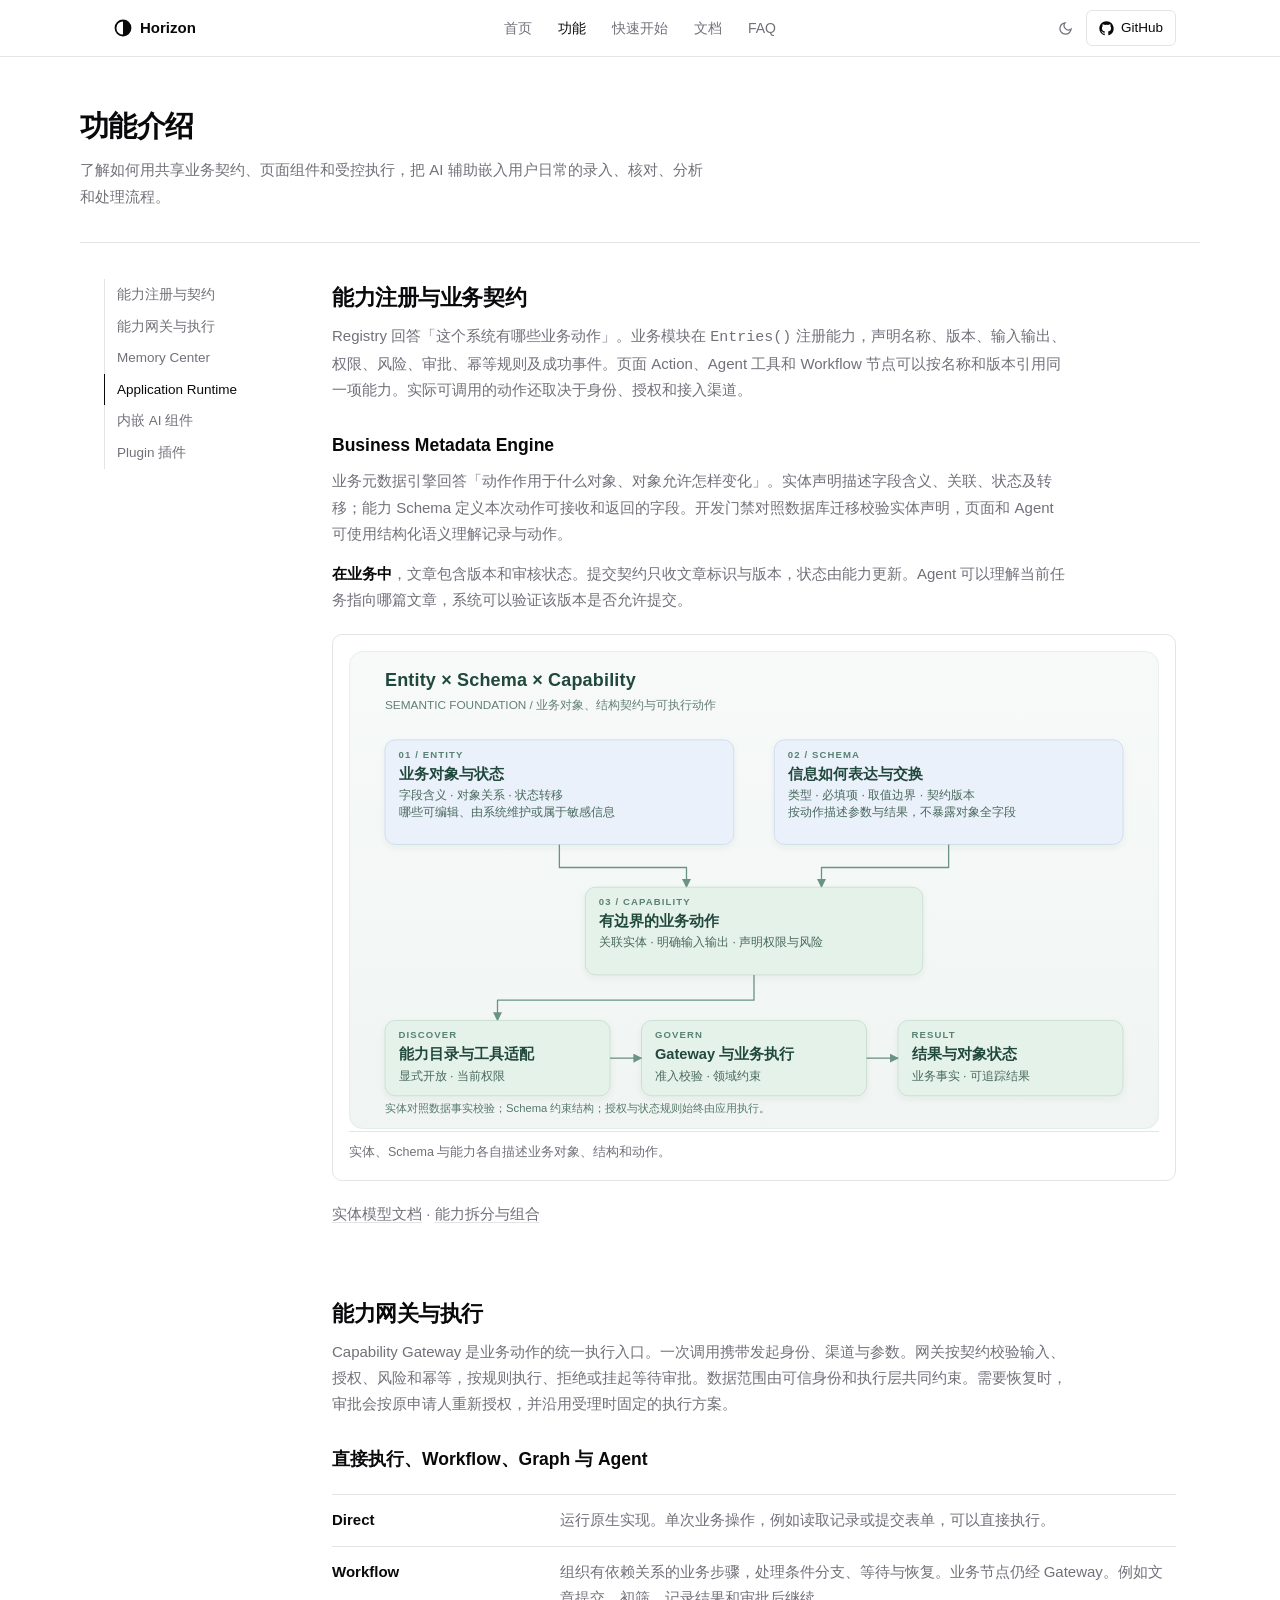
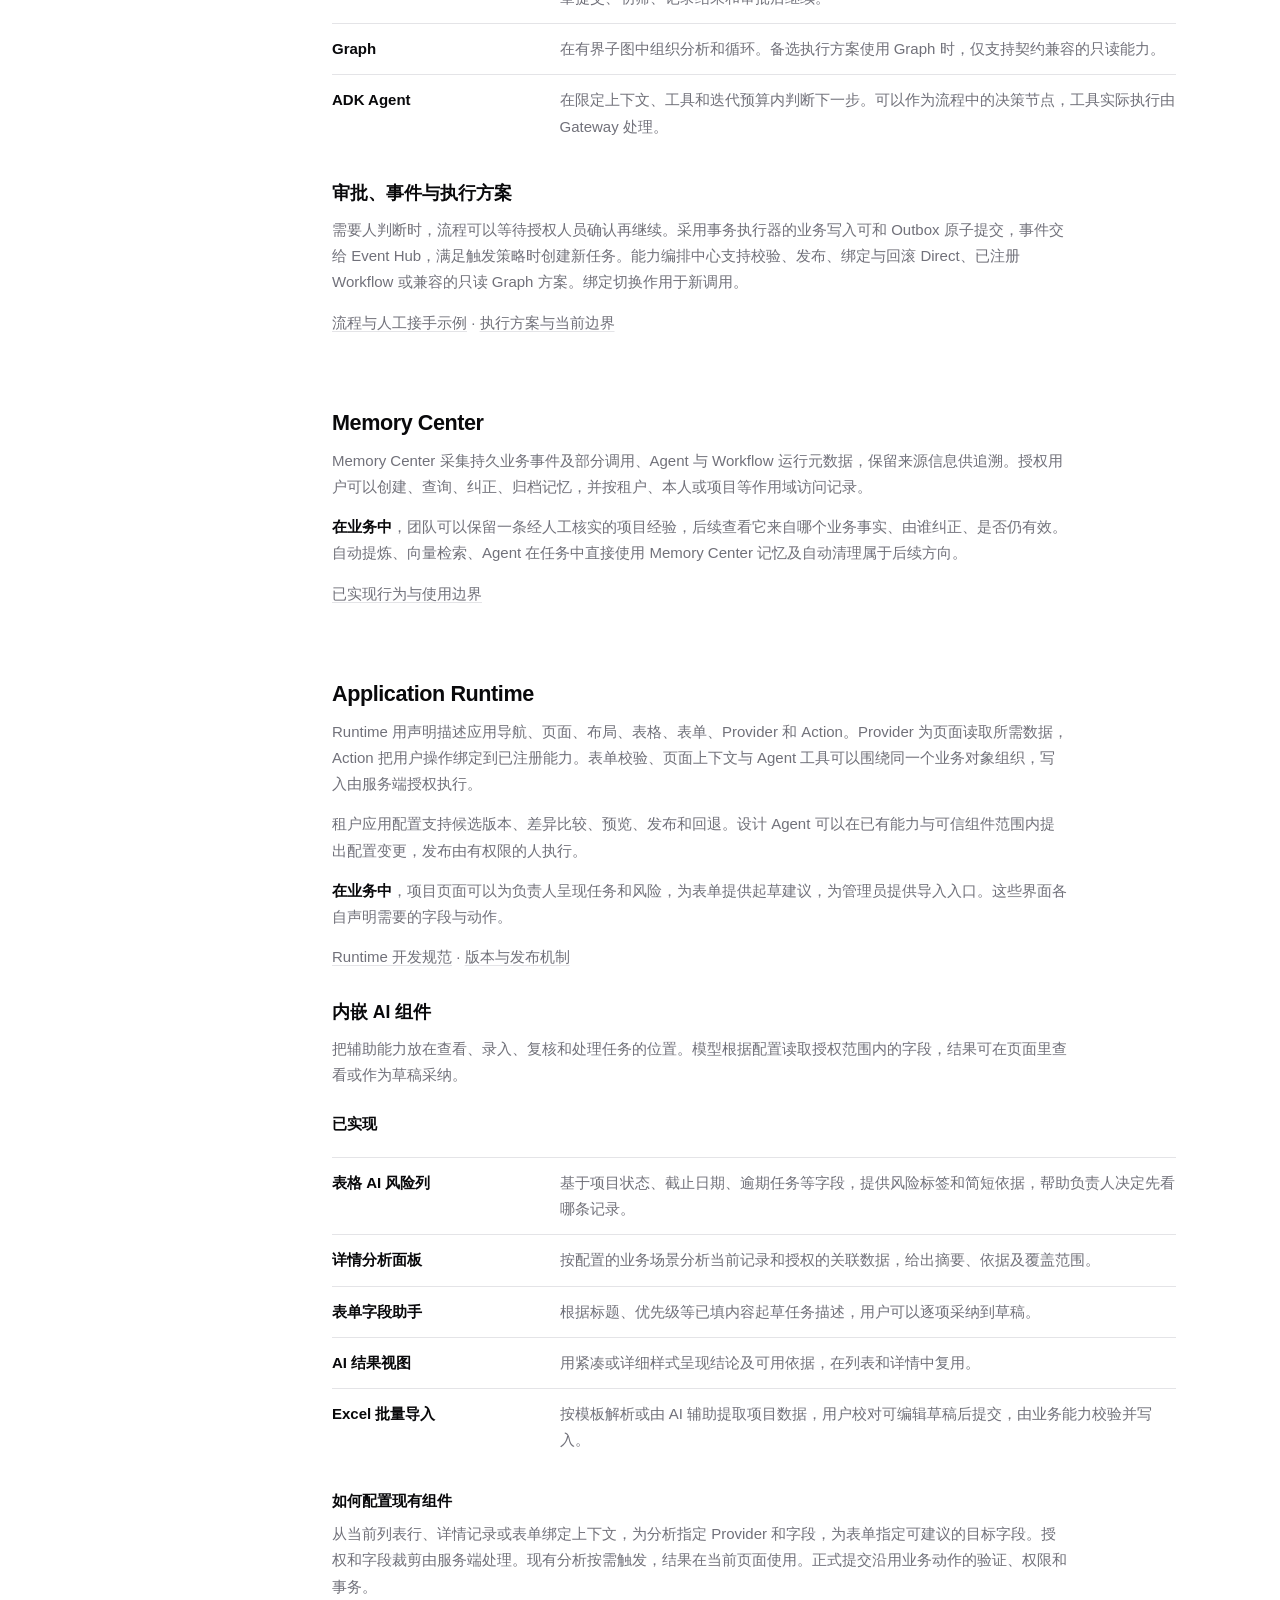
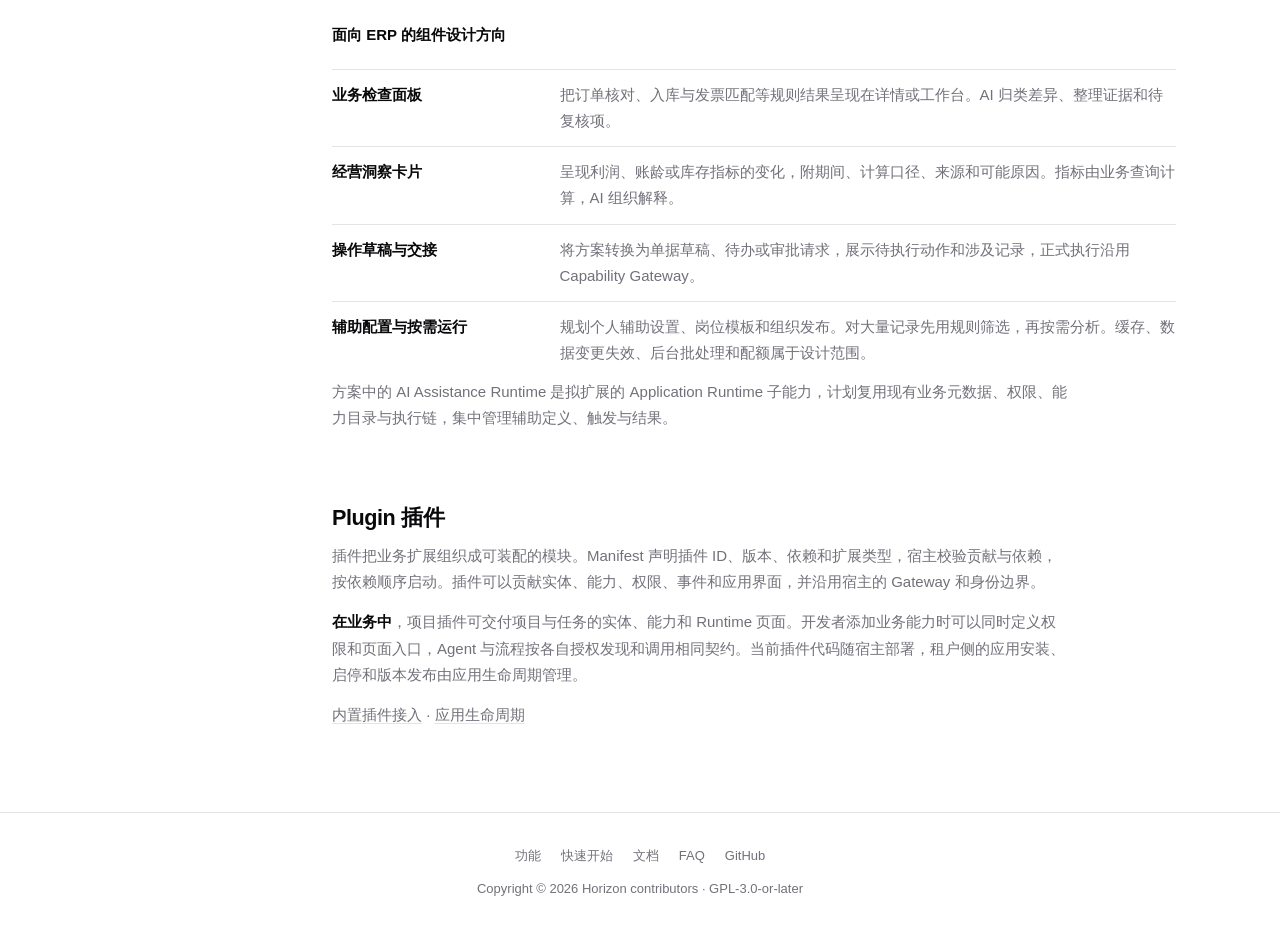
<file: features.html>
<!DOCTYPE html>
<html lang="zh-CN">
<head>
<meta charset="UTF-8">
<meta name="viewport" content="width=device-width, initial-scale=1">
<title>功能介绍 — Horizon</title>
<meta name="description" content="深入了解 Horizon 的 Registry、业务元数据与契约、Gateway 与编排、Memory Center、Application Runtime、内嵌 AI 组件和业务插件。">
<link rel="icon" type="image/svg+xml" href="assets/logo.svg">
<script>document.documentElement.dataset.theme=localStorage.getItem('hz-theme')||'light'</script>
<style>
:root{
  --bg:#ffffff;--fg:#09090b;--card:#ffffff;--muted:#f4f4f5;--muted-fg:#71717a;
  --border:#e4e4e7;--primary:#18181b;--primary-fg:#fafafa;
  --code-bg:#09090b;--code-fg:#e4e4e7;--ok:#16a34a;--warn:#d97706;--ring:#a1a1aa;
}
[data-theme=dark]{
  --bg:#09090b;--fg:#fafafa;--card:#0c0c0e;--muted:#18181b;--muted-fg:#a1a1aa;
  --border:#27272a;--primary:#fafafa;--primary-fg:#18181b;
  --code-bg:#000;--code-fg:#d4d4d8;--ok:#4ade80;--warn:#fbbf24;--ring:#52525b;
}
*{box-sizing:border-box}
html{scroll-behavior:smooth}
body{margin:0;background:var(--bg);color:var(--fg);
  font-family:Inter,-apple-system,"Segoe UI","PingFang SC","Hiragino Sans GB","Microsoft YaHei",sans-serif;
  font-size:15px;line-height:1.75;-webkit-font-smoothing:antialiased}
.wrap{max-width:1120px;margin:0 auto;padding:0 24px}
a{color:inherit}
.site-head{position:sticky;top:0;z-index:40;border-bottom:1px solid var(--border);
  background:color-mix(in srgb,var(--bg) 85%,transparent);backdrop-filter:blur(8px)}
.head-in{display:flex;align-items:center;height:56px;gap:8px;position:relative}
.brand{display:flex;align-items:center;gap:8px;font-weight:600;font-size:15px;
  text-decoration:none;padding:6px 10px;border-radius:6px}
.brand:hover{background:var(--muted)}
.head-nav{position:absolute;left:50%;transform:translateX(-50%);display:flex;gap:2px}
.head-nav a{text-decoration:none;font-size:14px;color:var(--muted-fg);padding:6px 12px;border-radius:6px}
.head-nav a:hover{color:var(--fg);background:var(--muted)}
.head-nav a.on{color:var(--fg)}
.head-right{margin-left:auto;display:flex;gap:4px;align-items:center}
.icon-btn{display:flex;align-items:center;justify-content:center;width:32px;height:32px;
  border:1px solid transparent;background:transparent;color:var(--muted-fg);border-radius:6px;cursor:pointer}
.icon-btn:hover{color:var(--fg);background:var(--muted)}
.gh-btn{display:flex;align-items:center;gap:7px;font-size:13.5px;text-decoration:none;
  border:1px solid var(--border);border-radius:6px;padding:5px 12px;color:var(--fg)}
.gh-btn:hover{background:var(--muted)}
[data-theme=light] .moon{display:block}[data-theme=light] .sun{display:none}
[data-theme=dark] .moon{display:none}[data-theme=dark] .sun{display:block}
/* page */
.page-head{padding:44px 0 32px;border-bottom:1px solid var(--border)}
.page-head h1{margin:0 0 6px;font-size:1.8rem;font-weight:700;letter-spacing:-.02em}
.page-head p{margin:0;color:var(--muted-fg);max-width:42em}
.layout{display:grid;grid-template-columns:180px 1fr;gap:48px;padding:36px 0 16px}
.toc{position:sticky;top:80px;align-self:start;font-size:13.5px}
.toc .tt{font-size:12px;letter-spacing:.08em;color:var(--muted-fg);margin-bottom:8px;font-weight:500}
.toc a{display:block;color:var(--muted-fg);text-decoration:none;padding:4px 0 4px 12px;
  border-left:1px solid var(--border)}
.toc a:hover{color:var(--fg)}
.toc a.on{color:var(--fg);border-left-color:var(--fg);font-weight:500}
.feat{margin-bottom:68px;scroll-margin-top:80px}
.feat h2{font-size:1.35rem;font-weight:700;letter-spacing:-.02em;margin:0 0 6px}
.feat>p{max-width:46rem;color:var(--muted-fg);margin:0 0 14px;font-size:14px}
.feat ul{max-width:46rem;padding-left:1.2em;color:var(--muted-fg);font-size:14px}
.feat li{margin-bottom:7px}
.feat strong{color:var(--fg);font-weight:600}
.feat a{text-decoration:underline;text-decoration-color:var(--border);text-underline-offset:3px}
figure{margin:20px 0;border:1px solid var(--border);border-radius:10px;background:var(--card);padding:16px}
figure img{width:100%;height:auto;display:block;border-radius:6px}
[data-theme=dark] figure img{background:#fff}
figcaption{font-size:12.5px;color:var(--muted-fg);padding-top:10px;margin-top:2px;border-top:1px solid var(--border)}
code.inl{font-family:ui-monospace,Consolas,monospace;font-size:.86em;background:var(--muted);
  border:1px solid var(--border);padding:1px 5px;border-radius:4px}
footer{border-top:1px solid var(--border);padding:32px 0 42px;text-align:center;color:var(--muted-fg);font-size:13px}
footer nav{display:flex;gap:20px;justify-content:center;margin-bottom:10px}
footer a{color:var(--muted-fg);text-decoration:none}
footer a:hover{color:var(--fg)}
@media (max-width:880px){
  .layout{grid-template-columns:1fr;gap:14px}
  .toc{position:static;display:flex;flex-wrap:wrap;gap:4px;padding-bottom:12px;border-bottom:1px solid var(--border)}
  .toc .tt{width:100%}
  .toc a{border-left:none;border:1px solid var(--border);border-radius:999px;padding:2px 11px;margin:2px}
  .toc a.on{border-color:var(--fg)}
}
@media (max-width:620px){.head-nav{display:none}}
</style>
<link rel="stylesheet" href="assets/site-content.css">
</head>
<body>
<header class="site-head">
  <div class="wrap head-in">
    <a class="brand" href="index.html">
      <svg width="18" height="18" viewBox="0 0 24 24" aria-hidden="true"><circle cx="12" cy="12" r="10" fill="none" stroke="currentColor" stroke-width="2.4"/><path d="M12 2a10 10 0 0 1 0 20z" fill="currentColor"/></svg>
      Horizon
    </a>
    <nav class="head-nav">
      <a href="index.html">首页</a>
      <a class="on" href="features.html">功能</a>
      <a href="quickstart.html">快速开始</a>
      <a href="docs.html">文档</a>
      <a href="faq.html">FAQ</a>
    </nav>
    <div class="head-right">
      <button class="icon-btn" id="themeToggle" aria-label="切换主题">
        <svg class="moon" width="15" height="15" viewBox="0 0 24 24" fill="none" stroke="currentColor" stroke-width="2" stroke-linecap="round"><path d="M21 12.8A9 9 0 1 1 11.2 3 7 7 0 0 0 21 12.8z"/></svg>
        <svg class="sun" width="15" height="15" viewBox="0 0 24 24" fill="none" stroke="currentColor" stroke-width="2" stroke-linecap="round"><circle cx="12" cy="12" r="4"/><path d="M12 2v2M12 20v2M4.9 4.9l1.4 1.4M17.7 17.7l1.4 1.4M2 12h2M20 12h2M4.9 19.1l1.4-1.4M17.7 6.3l1.4-1.4"/></svg>
      </button>
      <a class="gh-btn" href="https://github.com/itophp/horizon">
        <svg width="15" height="15" viewBox="0 0 24 24" fill="currentColor"><path d="M12 .5C5.65.5.5 5.65.5 12c0 5.08 3.29 9.39 7.86 10.91.58.11.79-.25.79-.55v-2.17c-3.2.7-3.87-1.36-3.87-1.36-.52-1.33-1.28-1.68-1.28-1.68-1.04-.71.08-.7.08-.7 1.15.08 1.76 1.19 1.76 1.19 1.03 1.75 2.69 1.25 3.34.95.1-.74.4-1.25.72-1.54-2.55-.29-5.23-1.28-5.23-5.68 0-1.26.45-2.28 1.19-3.09-.12-.29-.52-1.46.11-3.05 0 0 .97-.31 3.17 1.18a11 11 0 0 1 5.78 0c2.2-1.49 3.16-1.18 3.16-1.18.63 1.59.24 2.76.12 3.05.74.81 1.18 1.83 1.18 3.09 0 4.41-2.69 5.38-5.25 5.66.41.35.77 1.05.77 2.12v3.14c0 .3.21.67.8.55A11.5 11.5 0 0 0 23.5 12C23.5 5.65 18.35.5 12 .5z"/></svg>
        GitHub
      </a>
    </div>
  </div>
</header>

<div class="wrap page-head">
  <h1>功能介绍</h1>
  <p>了解如何用共享业务契约、页面组件和受控执行，把 AI 辅助嵌入用户日常的录入、核对、分析和处理流程。</p>
</div>

<div class="wrap layout">
  <nav class="toc" id="toc" aria-label="功能目录">
    <a href="#capability">能力注册与契约</a>
    <a href="#orchestration">能力网关与执行</a>
    <a href="#memory">Memory Center</a>
    <a href="#runtime">Application Runtime</a>
    <a href="#runtime-ai">内嵌 AI 组件</a>
    <a href="#plugin">Plugin 插件</a>
  </nav>

  <main>
    <section class="feat" id="capability">
      <h2>能力注册与业务契约</h2>
      <p>Registry 回答「这个系统有哪些业务动作」。业务模块在 <code>Entries()</code> 注册能力，声明名称、版本、输入输出、权限、风险、审批、幂等规则及成功事件。页面 Action、Agent 工具和 Workflow 节点可以按名称和版本引用同一项能力。实际可调用的动作还取决于身份、授权和接入渠道。</p>
      <h3 id="model">Business Metadata Engine</h3>
      <p>业务元数据引擎回答「动作作用于什么对象、对象允许怎样变化」。实体声明描述字段含义、关联、状态及转移；能力 Schema 定义本次动作可接收和返回的字段。开发门禁对照数据库迁移校验实体声明，页面和 Agent 可使用结构化语义理解记录与动作。</p>
      <p><strong>在业务中</strong>，文章包含版本和审核状态。提交契约只收文章标识与版本，状态由能力更新。Agent 可以理解当前任务指向哪篇文章，系统可以验证该版本是否允许提交。</p>
      <figure>
        <img src="assets/img/horizon-entity-schema-capability.svg" alt="实体描述业务对象，Schema 描述结构，能力定义可执行动作" loading="lazy">
        <figcaption>实体、Schema 与能力各自描述业务对象、结构和动作。</figcaption>
      </figure>
      <p><a href="https://github.com/itophp/horizon/blob/main/docs/entity-model.md">实体模型文档</a> · <a href="https://github.com/itophp/horizon/blob/main/docs/capability-composition.md">能力拆分与组合</a></p>
    </section>

    <section class="feat" id="orchestration">
      <h2>能力网关与执行</h2>
      <p>Capability Gateway 是业务动作的统一执行入口。一次调用携带发起身份、渠道与参数。网关按契约校验输入、授权、风险和幂等，按规则执行、拒绝或挂起等待审批。数据范围由可信身份和执行层共同约束。需要恢复时，审批会按原申请人重新授权，并沿用受理时固定的执行方案。</p>
      <h3 id="workflow">直接执行、Workflow、Graph 与 Agent</h3>
      <dl class="feature-list">
        <div><dt>Direct</dt><dd>运行原生实现。单次业务操作，例如读取记录或提交表单，可以直接执行。</dd></div>
        <div><dt>Workflow</dt><dd>组织有依赖关系的业务步骤，处理条件分支、等待与恢复。业务节点仍经 Gateway。例如文章提交、初筛、记录结果和审批后继续。</dd></div>
        <div><dt>Graph</dt><dd>在有界子图中组织分析和循环。备选执行方案使用 Graph 时，仅支持契约兼容的只读能力。</dd></div>
        <div><dt id="harness">ADK Agent</dt><dd>在限定上下文、工具和迭代预算内判断下一步。可以作为流程中的决策节点，工具实际执行由 Gateway 处理。</dd></div>
      </dl>
      <h3 id="human">审批、事件与执行方案</h3>
      <p>需要人判断时，流程可以等待授权人员确认再继续。采用事务执行器的业务写入可和 Outbox 原子提交，事件交给 Event Hub，满足触发策略时创建新任务。能力编排中心支持校验、发布、绑定与回滚 Direct、已注册 Workflow 或兼容的只读 Graph 方案。绑定切换作用于新调用。</p>
      <p><a href="https://github.com/itophp/horizon/blob/main/docs/orchestration-example.md">流程与人工接手示例</a> · <a href="https://github.com/itophp/horizon/blob/main/docs/capability-flexible-orchestration-implementation.md">执行方案与当前边界</a></p>
    </section>

    <section class="feat" id="memory">
      <h2>Memory Center</h2>
      <p>Memory Center 采集持久业务事件及部分调用、Agent 与 Workflow 运行元数据，保留来源信息供追溯。授权用户可以创建、查询、纠正、归档记忆，并按租户、本人或项目等作用域访问记录。</p>
      <p><strong>在业务中</strong>，团队可以保留一条经人工核实的项目经验，后续查看它来自哪个业务事实、由谁纠正、是否仍有效。自动提炼、向量检索、Agent 在任务中直接使用 Memory Center 记忆及自动清理属于后续方向。</p>
      <p><a href="https://github.com/itophp/horizon/blob/main/docs/memory-center-ai-handoff.md">已实现行为与使用边界</a></p>
    </section>

    <section class="feat" id="runtime">
      <h2>Application Runtime</h2>
      <p>Runtime 用声明描述应用导航、页面、布局、表格、表单、Provider 和 Action。Provider 为页面读取所需数据，Action 把用户操作绑定到已注册能力。表单校验、页面上下文与 Agent 工具可以围绕同一个业务对象组织，写入由服务端授权执行。</p>
      <p>租户应用配置支持候选版本、差异比较、预览、发布和回退。设计 Agent 可以在已有能力与可信组件范围内提出配置变更，发布由有权限的人执行。</p>
      <p><strong>在业务中</strong>，项目页面可以为负责人呈现任务和风险，为表单提供起草建议，为管理员提供导入入口。这些界面各自声明需要的字段与动作。</p>
      <p><a href="https://github.com/itophp/horizon/blob/main/docs/application-runtime-development.md">Runtime 开发规范</a> · <a href="https://github.com/itophp/horizon/blob/main/docs/application-runtime-database.md">版本与发布机制</a></p>

      <h3 id="runtime-ai">内嵌 AI 组件</h3>
      <p>把辅助能力放在查看、录入、复核和处理任务的位置。模型根据配置读取授权范围内的字段，结果可在页面里查看或作为草稿采纳。</p>
      <h4>已实现</h4>
      <dl class="feature-list">
        <div><dt>表格 AI 风险列</dt><dd>基于项目状态、截止日期、逾期任务等字段，提供风险标签和简短依据，帮助负责人决定先看哪条记录。</dd></div>
        <div><dt>详情分析面板</dt><dd>按配置的业务场景分析当前记录和授权的关联数据，给出摘要、依据及覆盖范围。</dd></div>
        <div><dt>表单字段助手</dt><dd>根据标题、优先级等已填内容起草任务描述，用户可以逐项采纳到草稿。</dd></div>
        <div><dt>AI 结果视图</dt><dd>用紧凑或详细样式呈现结论及可用依据，在列表和详情中复用。</dd></div>
        <div><dt>Excel 批量导入</dt><dd>按模板解析或由 AI 辅助提取项目数据，用户校对可编辑草稿后提交，由业务能力校验并写入。</dd></div>
      </dl>
      <h4>如何配置现有组件</h4>
      <p>从当前列表行、详情记录或表单绑定上下文，为分析指定 Provider 和字段，为表单指定可建议的目标字段。授权和字段裁剪由服务端处理。现有分析按需触发，结果在当前页面使用。正式提交沿用业务动作的验证、权限和事务。</p>
      <h4>面向 ERP 的组件设计方向</h4>
      <dl class="feature-list">
        <div><dt>业务检查面板</dt><dd>把订单核对、入库与发票匹配等规则结果呈现在详情或工作台。AI 归类差异、整理证据和待复核项。</dd></div>
        <div><dt>经营洞察卡片</dt><dd>呈现利润、账龄或库存指标的变化，附期间、计算口径、来源和可能原因。指标由业务查询计算，AI 组织解释。</dd></div>
        <div><dt>操作草稿与交接</dt><dd>将方案转换为单据草稿、待办或审批请求，展示待执行动作和涉及记录，正式执行沿用 Capability Gateway。</dd></div>
        <div><dt>辅助配置与按需运行</dt><dd>规划个人辅助设置、岗位模板和组织发布。对大量记录先用规则筛选，再按需分析。缓存、数据变更失效、后台批处理和配额属于设计范围。</dd></div>
      </dl>
      <p>方案中的 AI Assistance Runtime 是拟扩展的 Application Runtime 子能力，计划复用现有业务元数据、权限、能力目录与执行链，集中管理辅助定义、触发与结果。</p>
    </section>

    <section class="feat" id="plugin">
      <h2>Plugin 插件</h2>
      <p>插件把业务扩展组织成可装配的模块。Manifest 声明插件 ID、版本、依赖和扩展类型，宿主校验贡献与依赖，按依赖顺序启动。插件可以贡献实体、能力、权限、事件和应用界面，并沿用宿主的 Gateway 和身份边界。</p>
      <p><strong>在业务中</strong>，项目插件可交付项目与任务的实体、能力和 Runtime 页面。开发者添加业务能力时可以同时定义权限和页面入口，Agent 与流程按各自授权发现和调用相同契约。当前插件代码随宿主部署，租户侧的应用安装、启停和版本发布由应用生命周期管理。</p>
      <p><a href="https://github.com/itophp/horizon/blob/main/docs/builtin-plugins.md">内置插件接入</a> · <a href="https://github.com/itophp/horizon/blob/main/docs/application-runtime-database.md">应用生命周期</a></p>
    </section>
  </main>
</div>

<footer>
  <div class="wrap">
    <nav>
      <a href="features.html">功能</a><a href="quickstart.html">快速开始</a>
      <a href="docs.html">文档</a><a href="faq.html">FAQ</a>
      <a href="https://github.com/itophp/horizon">GitHub</a>
    </nav>
    <div>Copyright © 2026 Horizon contributors · GPL-3.0-or-later</div>
  </div>
</footer>

<script>
(function(){
  document.getElementById('themeToggle').addEventListener('click',function(){
    var r=document.documentElement;
    r.dataset.theme=r.dataset.theme==='dark'?'light':'dark';
    localStorage.setItem('hz-theme',r.dataset.theme);
  });
  var links=[].slice.call(document.querySelectorAll('#toc a[href^="#"]'));
  var secs=links.map(function(a){return document.getElementById(a.getAttribute('href').slice(1))}).filter(Boolean);
  if('IntersectionObserver' in window){
    var spy=new IntersectionObserver(function(es){
      es.forEach(function(e){
        if(e.isIntersecting)links.forEach(function(a){a.classList.toggle('on',a.getAttribute('href')==='#'+e.target.id)});
      });
    },{rootMargin:'-15% 0px -70% 0px'});
    secs.forEach(function(s){spy.observe(s)});
  }
})();
</script>
</body>
</html>
</file>
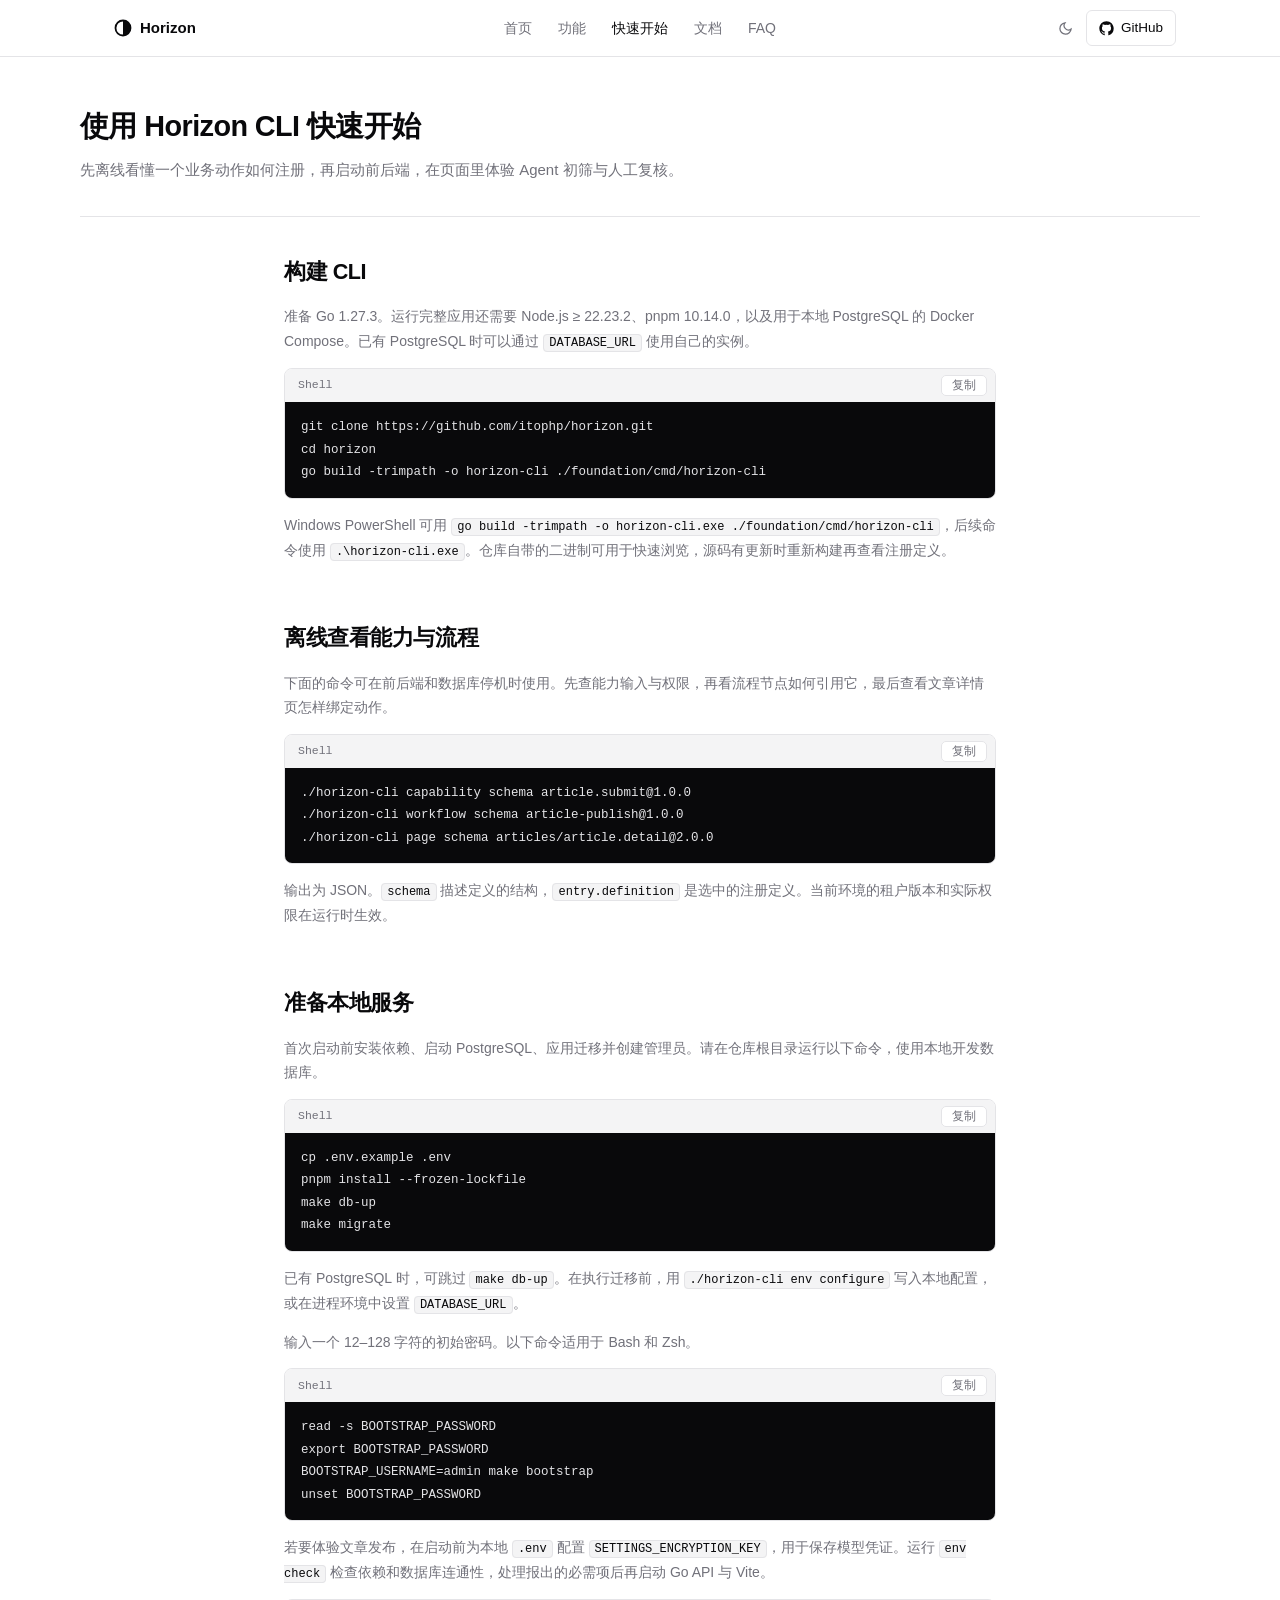
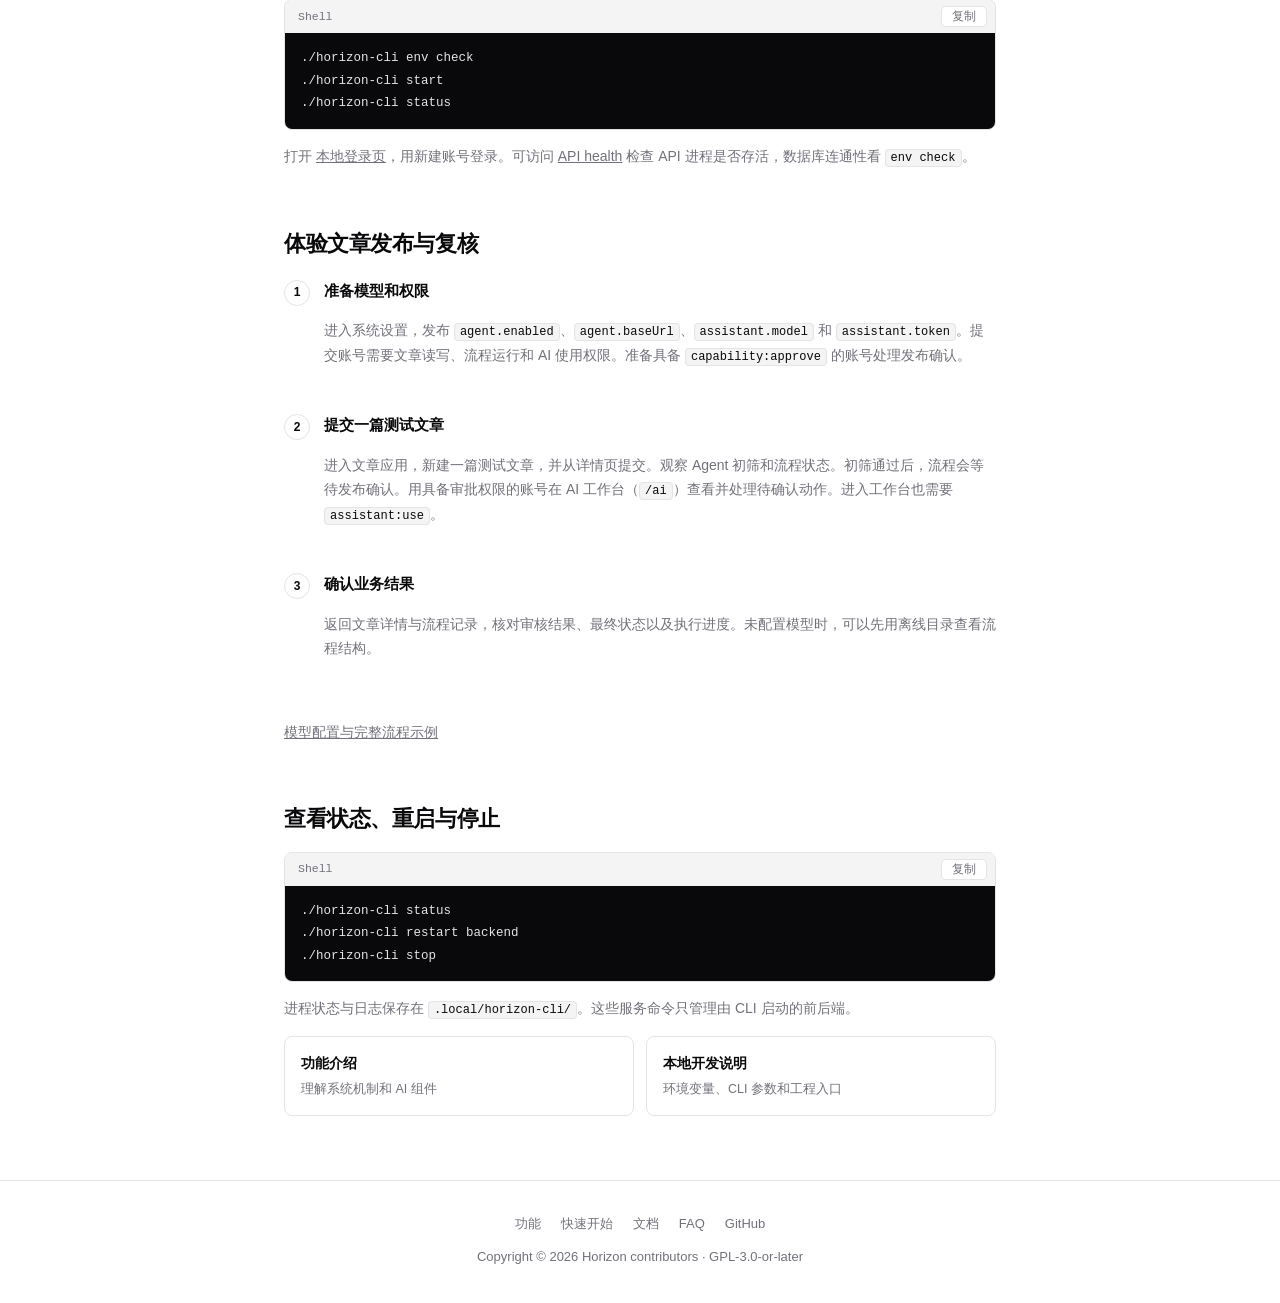
<file: quickstart.html>
<!DOCTYPE html>
<html lang="zh-CN">
<head>
<meta charset="UTF-8">
<meta name="viewport" content="width=device-width, initial-scale=1">
<title>快速开始 — Horizon</title>
<meta name="description" content="使用 Horizon CLI 离线查看能力和流程契约，检查本地环境、启动前后端，并体验文章发布流程。">
<link rel="icon" type="image/svg+xml" href="assets/logo.svg">
<script>document.documentElement.dataset.theme=localStorage.getItem('hz-theme')||'light'</script>
<style>
:root{
  --bg:#ffffff;--fg:#09090b;--card:#ffffff;--muted:#f4f4f5;--muted-fg:#71717a;
  --border:#e4e4e7;--primary:#18181b;--primary-fg:#fafafa;
  --code-bg:#09090b;--code-fg:#e4e4e7;
}
[data-theme=dark]{
  --bg:#09090b;--fg:#fafafa;--card:#0c0c0e;--muted:#18181b;--muted-fg:#a1a1aa;
  --border:#27272a;--primary:#fafafa;--primary-fg:#18181b;
  --code-bg:#000;--code-fg:#d4d4d8;
}
*{box-sizing:border-box}
html{scroll-behavior:smooth}
body{margin:0;background:var(--bg);color:var(--fg);
  font-family:Inter,-apple-system,"Segoe UI","PingFang SC","Hiragino Sans GB","Microsoft YaHei",sans-serif;
  font-size:15px;line-height:1.75;-webkit-font-smoothing:antialiased}
.wrap{max-width:1120px;margin:0 auto;padding:0 24px}
a{color:inherit}
.site-head{position:sticky;top:0;z-index:40;border-bottom:1px solid var(--border);
  background:color-mix(in srgb,var(--bg) 85%,transparent);backdrop-filter:blur(8px)}
.head-in{display:flex;align-items:center;height:56px;gap:8px;position:relative}
.brand{display:flex;align-items:center;gap:8px;font-weight:600;font-size:15px;
  text-decoration:none;padding:6px 10px;border-radius:6px}
.brand:hover{background:var(--muted)}
.head-nav{position:absolute;left:50%;transform:translateX(-50%);display:flex;gap:2px}
.head-nav a{text-decoration:none;font-size:14px;color:var(--muted-fg);padding:6px 12px;border-radius:6px}
.head-nav a:hover{color:var(--fg);background:var(--muted)}
.head-nav a.on{color:var(--fg)}
.head-right{margin-left:auto;display:flex;gap:4px;align-items:center}
.icon-btn{display:flex;align-items:center;justify-content:center;width:32px;height:32px;
  border:1px solid transparent;background:transparent;color:var(--muted-fg);border-radius:6px;cursor:pointer}
.icon-btn:hover{color:var(--fg);background:var(--muted)}
.gh-btn{display:flex;align-items:center;gap:7px;font-size:13.5px;text-decoration:none;
  border:1px solid var(--border);border-radius:6px;padding:5px 12px;color:var(--fg)}
.gh-btn:hover{background:var(--muted)}
[data-theme=light] .moon{display:block}[data-theme=light] .sun{display:none}
[data-theme=dark] .moon{display:none}[data-theme=dark] .sun{display:block}
/* page */
.page-head{padding:44px 0 32px;border-bottom:1px solid var(--border)}
.page-head h1{margin:0 0 6px;font-size:1.8rem;font-weight:700;letter-spacing:-.02em}
.page-head p{margin:0;color:var(--muted-fg);max-width:42em}
.page-head a{text-decoration:underline;text-underline-offset:3px}
.content{max-width:760px;padding:36px 0 16px}
.content h2{font-size:1.35rem;font-weight:700;letter-spacing:-.02em;margin:2.6em 0 .6em}
.content h2:first-of-type{margin-top:0}
.content>p{color:var(--muted-fg);max-width:46rem;font-size:14px}
.content p strong{color:var(--fg)}
.callout{border:1px solid var(--border);border-radius:8px;padding:12px 16px;
  font-size:13.5px;color:var(--muted-fg);max-width:46rem;margin:14px 0;background:var(--card)}
.callout strong{color:var(--fg)}
table{border-collapse:collapse;width:100%;max-width:46rem;margin:14px 0;font-size:13.5px}
th{text-align:left;font-weight:500;color:var(--muted-fg);border-bottom:1px solid var(--border);padding:8px 12px 8px 0}
td{border-bottom:1px solid var(--border);padding:9px 12px 9px 0;vertical-align:top;color:var(--muted-fg)}
td:first-child{color:var(--fg)}
code.inl,td code,p code{font-family:ui-monospace,Consolas,monospace;font-size:.86em;
  background:var(--muted);border:1px solid var(--border);padding:1px 5px;border-radius:4px;color:var(--fg)}
.codeblock{border:1px solid var(--border);border-radius:8px;overflow:hidden;margin:14px 0;max-width:46rem}
.code-head{display:flex;justify-content:space-between;align-items:center;padding:6px 8px 6px 13px;
  background:var(--muted);font-family:ui-monospace,Consolas,monospace;font-size:11.5px;color:var(--muted-fg)}
.copy{cursor:pointer;border:1px solid var(--border);background:var(--bg);color:var(--muted-fg);
  border-radius:5px;padding:2px 10px;font-size:11.5px}
.copy:hover{color:var(--fg)}
.codeblock pre{margin:0;padding:14px 16px;overflow-x:auto;background:var(--code-bg);color:var(--code-fg);
  font:12.5px/1.8 ui-monospace,"SF Mono",Consolas,"Cascadia Mono",monospace}
.codeblock .c{color:#6b7280}
ol.steps{padding:0;list-style:none;counter-reset:st;max-width:46rem}
ol.steps>li{counter-increment:st;position:relative;padding:0 0 30px 40px;color:var(--muted-fg)}
ol.steps>li::before{content:counter(st);position:absolute;left:0;top:2px;width:24px;height:24px;
  display:flex;align-items:center;justify-content:center;font-size:12px;font-weight:600;
  border:1px solid var(--border);border-radius:999px;color:var(--fg);background:var(--card)}
ol.steps h3{margin:0 0 8px;font-size:15px;color:var(--fg);font-weight:600}
ol.steps p{max-width:46rem;font-size:14px}
figure{margin:18px 0;border:1px solid var(--border);border-radius:10px;background:var(--card);padding:16px;max-width:46rem}
figure img{width:100%;height:auto;display:block;border-radius:6px}
figcaption{font-size:12.5px;color:var(--muted-fg);padding-top:10px;margin-top:2px;border-top:1px solid var(--border)}
.next{display:grid;grid-template-columns:repeat(auto-fit,minmax(200px,1fr));gap:12px;max-width:46rem;margin-top:14px}
.next a{display:block;border:1px solid var(--border);border-radius:8px;padding:14px 16px;
  text-decoration:none;color:var(--fg);background:var(--card)}
.next a:hover{background:var(--muted)}
.next b{display:block;font-size:14px;font-weight:600}
.next span{font-size:12.5px;color:var(--muted-fg)}
footer{border-top:1px solid var(--border);padding:32px 0 42px;margin-top:48px;text-align:center;color:var(--muted-fg);font-size:13px}
footer nav{display:flex;gap:20px;justify-content:center;margin-bottom:10px}
footer a{color:var(--muted-fg);text-decoration:none}
footer a:hover{color:var(--fg)}
@media (max-width:620px){.head-nav{display:none}}
</style>
<link rel="stylesheet" href="assets/site-content.css">
</head>
<body>
<header class="site-head">
  <div class="wrap head-in">
    <a class="brand" href="index.html">
      <svg width="18" height="18" viewBox="0 0 24 24" aria-hidden="true"><circle cx="12" cy="12" r="10" fill="none" stroke="currentColor" stroke-width="2.4"/><path d="M12 2a10 10 0 0 1 0 20z" fill="currentColor"/></svg>
      Horizon
    </a>
    <nav class="head-nav">
      <a href="index.html">首页</a>
      <a href="features.html">功能</a>
      <a class="on" href="quickstart.html">快速开始</a>
      <a href="docs.html">文档</a>
      <a href="faq.html">FAQ</a>
    </nav>
    <div class="head-right">
      <button class="icon-btn" id="themeToggle" aria-label="切换主题">
        <svg class="moon" width="15" height="15" viewBox="0 0 24 24" fill="none" stroke="currentColor" stroke-width="2" stroke-linecap="round"><path d="M21 12.8A9 9 0 1 1 11.2 3 7 7 0 0 0 21 12.8z"/></svg>
        <svg class="sun" width="15" height="15" viewBox="0 0 24 24" fill="none" stroke="currentColor" stroke-width="2" stroke-linecap="round"><circle cx="12" cy="12" r="4"/><path d="M12 2v2M12 20v2M4.9 4.9l1.4 1.4M17.7 17.7l1.4 1.4M2 12h2M20 12h2M4.9 19.1l1.4-1.4M17.7 6.3l1.4-1.4"/></svg>
      </button>
      <a class="gh-btn" href="https://github.com/itophp/horizon">
        <svg width="15" height="15" viewBox="0 0 24 24" fill="currentColor"><path d="M12 .5C5.65.5.5 5.65.5 12c0 5.08 3.29 9.39 7.86 10.91.58.11.79-.25.79-.55v-2.17c-3.2.7-3.87-1.36-3.87-1.36-.52-1.33-1.28-1.68-1.28-1.68-1.04-.71.08-.7.08-.7 1.15.08 1.76 1.19 1.76 1.19 1.03 1.75 2.69 1.25 3.34.95.1-.74.4-1.25.72-1.54-2.55-.29-5.23-1.28-5.23-5.68 0-1.26.45-2.28 1.19-3.09-.12-.29-.52-1.46.11-3.05 0 0 .97-.31 3.17 1.18a11 11 0 0 1 5.78 0c2.2-1.49 3.16-1.18 3.16-1.18.63 1.59.24 2.76.12 3.05.74.81 1.18 1.83 1.18 3.09 0 4.41-2.69 5.38-5.25 5.66.41.35.77 1.05.77 2.12v3.14c0 .3.21.67.8.55A11.5 11.5 0 0 0 23.5 12C23.5 5.65 18.35.5 12 .5z"/></svg>
        GitHub
      </a>
    </div>
  </div>
</header>

<main>
  <div class="wrap page-head">
    <h1>使用 Horizon CLI 快速开始</h1>
    <p>先离线看懂一个业务动作如何注册，再启动前后端，在页面里体验 Agent 初筛与人工复核。</p>
  </div>
  <div class="wrap content">
    <h2>构建 CLI</h2>
    <p>准备 Go 1.27.3。运行完整应用还需要 Node.js ≥ 22.23.2、pnpm 10.14.0，以及用于本地 PostgreSQL 的 Docker Compose。已有 PostgreSQL 时可以通过 <code>DATABASE_URL</code> 使用自己的实例。</p>
    <div class="codeblock"><div class="code-head"><span>Shell</span><button class="copy" type="button">复制</button></div>
<pre>git clone https://github.com/itophp/horizon.git
cd horizon
go build -trimpath -o horizon-cli ./foundation/cmd/horizon-cli</pre></div>
    <p>Windows PowerShell 可用 <code>go build -trimpath -o horizon-cli.exe ./foundation/cmd/horizon-cli</code>，后续命令使用 <code>.\horizon-cli.exe</code>。仓库自带的二进制可用于快速浏览，源码有更新时重新构建再查看注册定义。</p>

    <h2>离线查看能力与流程</h2>
    <p>下面的命令可在前后端和数据库停机时使用。先查能力输入与权限，再看流程节点如何引用它，最后查看文章详情页怎样绑定动作。</p>
    <div class="codeblock"><div class="code-head"><span>Shell</span><button class="copy" type="button">复制</button></div>
<pre>./horizon-cli capability schema article.submit@1.0.0
./horizon-cli workflow schema article-publish@1.0.0
./horizon-cli page schema articles/article.detail@2.0.0</pre></div>
    <p>输出为 JSON。<code>schema</code> 描述定义的结构，<code>entry.definition</code> 是选中的注册定义。当前环境的租户版本和实际权限在运行时生效。</p>

    <h2>准备本地服务</h2>
    <p>首次启动前安装依赖、启动 PostgreSQL、应用迁移并创建管理员。请在仓库根目录运行以下命令，使用本地开发数据库。</p>
    <div class="codeblock"><div class="code-head"><span>Shell</span><button class="copy" type="button">复制</button></div>
<pre>cp .env.example .env
pnpm install --frozen-lockfile
make db-up
make migrate</pre></div>
    <p>已有 PostgreSQL 时，可跳过 <code>make db-up</code>。在执行迁移前，用 <code>./horizon-cli env configure</code> 写入本地配置，或在进程环境中设置 <code>DATABASE_URL</code>。</p>
    <p>输入一个 12–128 字符的初始密码。以下命令适用于 Bash 和 Zsh。</p>
    <div class="codeblock"><div class="code-head"><span>Shell</span><button class="copy" type="button">复制</button></div>
<pre>read -s BOOTSTRAP_PASSWORD
export BOOTSTRAP_PASSWORD
BOOTSTRAP_USERNAME=admin make bootstrap
unset BOOTSTRAP_PASSWORD</pre></div>
    <p>若要体验文章发布，在启动前为本地 <code>.env</code> 配置 <code>SETTINGS_ENCRYPTION_KEY</code>，用于保存模型凭证。运行 <code>env check</code> 检查依赖和数据库连通性，处理报出的必需项后再启动 Go API 与 Vite。</p>
    <div class="codeblock"><div class="code-head"><span>Shell</span><button class="copy" type="button">复制</button></div>
<pre>./horizon-cli env check
./horizon-cli start
./horizon-cli status</pre></div>
    <p>打开 <a href="http://127.0.0.1:5173/login">本地登录页</a>，用新建账号登录。可访问 <a href="http://127.0.0.1:8080/api/health">API health</a> 检查 API 进程是否存活，数据库连通性看 <code>env check</code>。</p>

    <h2 id="articles">体验文章发布与复核</h2>
    <ol class="steps">
      <li><h3>准备模型和权限</h3><p>进入系统设置，发布 <code>agent.enabled</code>、<code>agent.baseUrl</code>、<code>assistant.model</code> 和 <code>assistant.token</code>。提交账号需要文章读写、流程运行和 AI 使用权限。准备具备 <code>capability:approve</code> 的账号处理发布确认。</p></li>
      <li><h3>提交一篇测试文章</h3><p>进入文章应用，新建一篇测试文章，并从详情页提交。观察 Agent 初筛和流程状态。初筛通过后，流程会等待发布确认。用具备审批权限的账号在 AI 工作台（<code>/ai</code>）查看并处理待确认动作。进入工作台也需要 <code>assistant:use</code>。</p></li>
      <li><h3>确认业务结果</h3><p>返回文章详情与流程记录，核对审核结果、最终状态以及执行进度。未配置模型时，可以先用离线目录查看流程结构。</p></li>
    </ol>
    <p><a href="https://github.com/itophp/horizon/blob/main/docs/orchestration-example.md">模型配置与完整流程示例</a></p>

    <h2>查看状态、重启与停止</h2>
    <div class="codeblock"><div class="code-head"><span>Shell</span><button class="copy" type="button">复制</button></div>
<pre>./horizon-cli status
./horizon-cli restart backend
./horizon-cli stop</pre></div>
    <p>进程状态与日志保存在 <code>.local/horizon-cli/</code>。这些服务命令只管理由 CLI 启动的前后端。</p>
    <div class="next">
      <a href="features.html"><b>功能介绍</b><span>理解系统机制和 AI 组件</span></a>
      <a href="https://github.com/itophp/horizon/blob/main/docs/local-development.md"><b>本地开发说明</b><span>环境变量、CLI 参数和工程入口</span></a>
    </div>
  </div>
</main>

<footer>
  <div class="wrap">
    <nav>
      <a href="features.html">功能</a><a href="quickstart.html">快速开始</a>
      <a href="docs.html">文档</a><a href="faq.html">FAQ</a>
      <a href="https://github.com/itophp/horizon">GitHub</a>
    </nav>
    <div>Copyright © 2026 Horizon contributors · GPL-3.0-or-later</div>
  </div>
</footer>

<script>
(function(){
  document.getElementById('themeToggle').addEventListener('click',function(){
    var r=document.documentElement;
    r.dataset.theme=r.dataset.theme==='dark'?'light':'dark';
    localStorage.setItem('hz-theme',r.dataset.theme);
  });
  document.querySelectorAll('.codeblock').forEach(function(b){
    var c=b.querySelector('.copy');if(!c)return;
    c.addEventListener('click',function(){
      var done=function(){c.textContent='已复制';setTimeout(function(){c.textContent='复制'},1500)};
      var failed=function(){c.textContent='请手动复制';setTimeout(function(){c.textContent='复制'},1500)};
      if(navigator.clipboard)navigator.clipboard.writeText(b.querySelector('pre').innerText).then(done,failed);
      else failed();
    });
  });
})();
</script>
</body>
</html>
</file>
<file: assets/site-content.css>
:root {
  --site-accent: #1559a7;
  --site-surface: #f3f6fa;
}

[data-theme="dark"] {
  --site-accent: #96c7ff;
  --site-surface: #141a24;
}

.home-hero {
  padding: clamp(48px, 8vw, 104px) 0 clamp(40px, 6vw, 72px);
  background: var(--site-surface);
  border-bottom: 1px solid var(--border);
}

.hero-layout {
  display: grid;
  grid-template-columns: minmax(0, 1.12fr) minmax(0, 1fr);
  align-items: center;
  gap: clamp(28px, 5vw, 64px);
}

.product-type {
  margin: 0 0 12px;
  color: var(--site-accent);
  font-size: 14px;
  font-weight: 650;
}

.home h1 {
  max-width: 13em;
  margin: 0;
  font-size: clamp(2rem, 4vw, 3.35rem);
  line-height: 1.23;
  font-weight: 650;
  letter-spacing: -.035em;
}

.hero-summary,
.section-intro {
  max-width: 44em;
  color: var(--muted-fg);
}

.hero-summary {
  margin: 20px 0 24px;
  font-size: 17px;
}

.hero-detail {
  margin: 0 0 24px;
  color: var(--muted-fg);
}

.home-actions {
  display: flex;
  flex-wrap: wrap;
  gap: 10px;
}

.home-actions .action {
  padding: 9px 15px;
  border: 1px solid var(--border);
  border-radius: 5px;
  background: var(--bg);
  text-decoration: none;
  font-weight: 600;
}

.home-actions .primary {
  color: var(--primary-fg);
  background: var(--primary);
  border-color: var(--primary);
}

.home-actions .action:hover {
  text-decoration: underline;
  text-underline-offset: 3px;
}

.contract-flow {
  margin: 0;
  min-width: 0;
  padding: clamp(16px, 2.5vw, 28px);
  background: var(--card);
  border: 1px solid var(--border);
  border-radius: 6px;
}

.contract-flow figcaption {
  font-weight: 650;
  margin-bottom: 16px;
}

.contract-entrances {
  display: grid;
  grid-template-columns: repeat(2, minmax(0, 1fr));
  gap: 8px;
}

.contract-entrances > div,
.contract-step {
  padding: 8px 12px;
  border: 1px solid var(--border);
  border-radius: 4px;
}

.contract-entrances span,
.contract-step span,
.contract-step strong {
  display: block;
}

.contract-entrances span,
.contract-step p {
  color: var(--muted-fg);
  font-size: 13px;
}

.contract-step {
  position: relative;
  margin-top: 19px;
  background: var(--site-surface);
}

.contract-step::before {
  content: "";
  position: absolute;
  inset: -20px auto auto 50%;
  height: 19px;
  border-left: 1px solid var(--site-accent);
}

.contract-step span {
  color: var(--site-accent);
  font-size: 13px;
}

.contract-step p {
  margin: 2px 0 0;
}

.home-section {
  padding-block: clamp(42px, 6vw, 76px);
  scroll-margin-top: 80px;
}

.home-section h2 {
  margin: 0 0 12px;
  font-size: clamp(1.65rem, 3vw, 2.35rem);
  line-height: 1.3;
  letter-spacing: -.025em;
  font-weight: 650;
}

.home-band {
  background: var(--site-surface);
  border-block: 1px solid var(--border);
}

.core-flow {
  display: grid;
  grid-template-columns: repeat(2, minmax(0, 1fr));
  gap: 24px;
  padding: 0;
  margin: 28px 0 16px;
  list-style: none;
}

.core-flow li {
  padding-top: 12px;
  border-top: 2px solid var(--site-accent);
}

.core-flow h3,
.case-grid h3 {
  margin: 5px 0;
  font-size: 18px;
}

.core-flow p,
.case-grid p {
  margin: 0;
  color: var(--muted-fg);
}

.core-flow p + p {
  margin-top: 8px;
}

.core-flow a {
  display: inline-block;
  margin-top: 10px;
  color: var(--site-accent);
}

.mechanism-list,
.feature-list {
  margin: 20px 0 0;
}

.mechanism-list > div,
.feature-list > div {
  display: grid;
  grid-template-columns: minmax(11em, 1fr) minmax(0, 3fr);
  gap: 8px 22px;
  padding: 12px 0;
  border-top: 1px solid var(--border);
}

.mechanism-list dt,
.feature-list dt {
  font-weight: 650;
}

.mechanism-list dd,
.feature-list dd {
  margin: 0;
  color: var(--muted-fg);
}

.case-grid {
  display: grid;
  grid-template-columns: repeat(2, minmax(0, 1fr));
  gap: 24px;
  margin-top: 24px;
}

.case-grid article {
  padding-top: 12px;
  border-top: 1px solid var(--border);
}

.case-grid a {
  display: inline-block;
  margin-top: 10px;
}

.feat > p {
  font-size: 15px;
}

.feat h3,
.feat h4 {
  margin: 1.5em 0 .45em;
}

.feat [id],
.content [id] {
  scroll-margin-top: 90px;
}

.layout > main {
  min-width: 0;
}

.wrap.layout,
.wrap.content {
  padding-inline: 24px;
}

:focus-visible {
  outline: 2px solid var(--site-accent);
  outline-offset: 3px;
}

@media (max-width: 880px) {
  .hero-layout {
    grid-template-columns: minmax(0, 1fr);
  }

  .contract-flow {
    max-width: 36rem;
  }

}

@media (max-width: 620px) {
  .wrap,
  .wrap.layout,
  .wrap.content {
    padding-inline: 16px;
  }

  .site-head .head-nav {
    display: flex;
    grid-column: 1 / -1;
    grid-row: 2;
    position: static;
    transform: none;
    flex-wrap: wrap;
    margin: 0 -6px 6px;
  }

  .site-head .head-nav a {
    padding-inline: 6px;
  }

  .site-head .head-in {
    display: grid;
    grid-template-columns: 1fr auto;
    height: auto;
    min-height: 56px;
    gap: 0;
    padding-block-start: 5px;
  }

  .core-flow,
  .case-grid,
  .mechanism-list > div,
  .feature-list > div {
    grid-template-columns: minmax(0, 1fr);
  }

  .home-section,
  .feat,
  .feat [id],
  .content [id] {
    scroll-margin-top: 118px;
  }
}

@media (prefers-reduced-motion: reduce) {
  html {
    scroll-behavior: auto;
  }
}

.erp-grid {
  grid-template-columns: repeat(3, minmax(0, 1fr));
}

.erp-grid .case-measure {
  margin-top: 12px;
  font-size: 14px;
}

@media (max-width: 760px) {
  .erp-grid {
    grid-template-columns: minmax(0, 1fr);
  }
}
</file>
<file: assets/home.css>
.home-page {
  --bg: #ffffff;
  --fg: #22272b;
  --muted: #f2f4f4;
  --muted-fg: #525c63;
  --border: #dce1e4;
}

[data-theme="dark"] .home-page {
  --bg: #181d21;
  --fg: #f4f6f7;
  --muted: #20272b;
  --muted-fg: #bac3ca;
  --border: #39434b;
}

.home-page .site-head {
  background: var(--bg);
  backdrop-filter: none;
}

.home-page .head-in {
  height: 64px;
}

.home-page .wrap {
  max-width: 1200px;
  padding-inline: clamp(18px, 4vw, 48px);
}

.home-editorial {
  --site-accent: #245874;
  --site-surface: #f4f6f7;
  font-size: 16px;
}

[data-theme="dark"] .home-editorial {
  --site-accent: #9dd2ee;
  --site-surface: #20272b;
}

.home-editorial .home-hero {
  padding-block: clamp(40px, 7vw, 86px) clamp(30px, 5vw, 60px);
  background: none;
  border: 0;
}

.home-lead {
  display: grid;
  grid-template-columns: minmax(0, 1.08fr) minmax(0, 1fr);
  gap: clamp(28px, 5vw, 64px);
  align-items: center;
}

.home-editorial h1 {
  max-width: 11em;
  font-size: clamp(2.4rem, 4.75vw, 4rem);
  font-weight: 700;
  line-height: 1.17;
  letter-spacing: -.038em;
  text-wrap: balance;
}

.home-editorial .hero-summary {
  margin: 16px 0 0;
  font-size: 16px;
  line-height: 1.8;
}

.cli-example {
  margin: 0;
  border: 1px solid var(--border);
  background: var(--site-surface);
}

.cli-example figcaption,
.cli-example > p {
  padding: 12px 16px;
}

.cli-example figcaption {
  font-size: 15px;
  font-weight: 650;
}

.cli-command {
  padding: 10px 16px;
  overflow-x: auto;
  color: var(--fg);
  background: var(--bg);
  border-block: 1px solid var(--border);
  white-space: nowrap;
}

.cli-command span {
  color: var(--site-accent);
}

.cli-example code {
  font: 13px/1.6 ui-monospace, "SF Mono", Consolas, monospace;
}

.cli-output {
  margin: 0 16px;
}

.cli-output > div {
  display: grid;
  grid-template-columns: 6em minmax(0, 1fr);
  gap: 10px;
  padding-block: 7px;
  border-bottom: 1px solid var(--border);
}

.cli-output dt,
.cli-example > p {
  color: var(--muted-fg);
  font-size: 13px;
}

.cli-output dd {
  margin: 0;
  overflow-wrap: anywhere;
}

.cli-example > p {
  margin: 0;
}

.home-index {
  display: flex;
  flex-wrap: wrap;
  gap: 8px 26px;
  padding-block: 12px;
  border-block: 1px solid var(--border);
}

.home-index a {
  padding: 3px 0;
  color: var(--site-accent);
  font-size: 14px;
}

.home-editorial .home-actions {
  gap: 10px 22px;
  margin-top: 18px;
}

.home-editorial .action {
  display: inline-flex;
  align-items: center;
  min-height: 44px;
  padding: 8px 0;
  border: 0;
  border-radius: 0;
  background: none;
  text-decoration: underline;
  text-underline-offset: .24em;
}

.home-editorial .action.primary {
  padding-inline: 13px;
  background: var(--site-accent);
  color: #fff;
  text-decoration: none;
}

[data-theme="dark"] .home-editorial .action.primary {
  color: var(--bg);
}

.home-editorial .action.primary:hover {
  text-decoration: underline;
}

.home-sequence {
  padding-block: clamp(28px, 4vw, 48px);
}

.home-sequence h2 {
  margin: 0 0 14px;
  font-size: 21px;
}

.home-sequence ol {
  display: grid;
  grid-template-columns: repeat(4, minmax(0, 1fr));
  gap: 18px 26px;
  margin: 0;
  padding: 0;
  list-style: none;
}

.home-sequence li {
  padding-top: 9px;
  border-top: 1px solid var(--border);
}

.home-sequence h3 {
  margin: 0;
  font-size: 16px;
}

.home-sequence p {
  margin: 4px 0 0;
  color: var(--muted-fg);
  font-size: 14px;
}

.home-editorial .home-section {
  padding-block: clamp(42px, 7vw, 88px);
}

.home-editorial .reading-layout {
  display: block;
  border-top: 1px solid var(--border);
}

.home-editorial .reading-layout > header {
  max-width: 46em;
  margin-bottom: 24px;
}

.home-editorial .core-flow {
  grid-template-columns: repeat(2, minmax(0, 1fr));
  gap: 20px clamp(24px, 6vw, 78px);
  margin: 0;
}

.home-editorial .core-flow li,
.home-editorial .case-grid article {
  padding-top: 12px;
  border-top: 1px solid var(--border);
}

.home-editorial .core-flow h3,
.home-editorial .case-grid h3 {
  font-size: 19px;
  margin: 0 0 6px;
}

.home-editorial a {
  text-underline-offset: .22em;
}

.home-editorial .mechanism-list {
  margin-top: 0;
}

.home-editorial .mechanism-list > div {
  padding-block: 13px;
}

.framework-layout {
  display: grid;
  grid-template-columns: minmax(0, 1.15fr) minmax(0, 1fr);
  gap: clamp(18px, 5vw, 65px);
  align-items: start;
  margin-top: 24px;
}

.framework-layout .mechanism-list > div {
  grid-template-columns: minmax(0, 1fr);
  gap: 3px;
}

.framework-figure {
  margin: 0;
}

.framework-figure img {
  display: block;
  width: 100%;
  height: auto;
  border: 1px solid var(--border);
}

.framework-figure figcaption {
  margin-top: 6px;
  color: var(--muted-fg);
  font-size: 13px;
}

.home-editorial :focus-visible {
  outline-color: var(--site-accent);
}

@media (max-width: 900px) {
  .home-lead,
  .framework-layout {
    grid-template-columns: minmax(0, 1fr);
  }

  .framework-figure {
    max-width: 38rem;
  }

  .home-sequence ol {
    grid-template-columns: repeat(2, minmax(0, 1fr));
  }
}

@media (max-width: 620px) {
  .home-page .head-in {
    height: auto;
  }

  .home-editorial .core-flow {
    grid-template-columns: minmax(0, 1fr);
  }

  .home-page footer nav {
    flex-wrap: wrap;
    gap: 8px 16px;
  }
}
</file>
